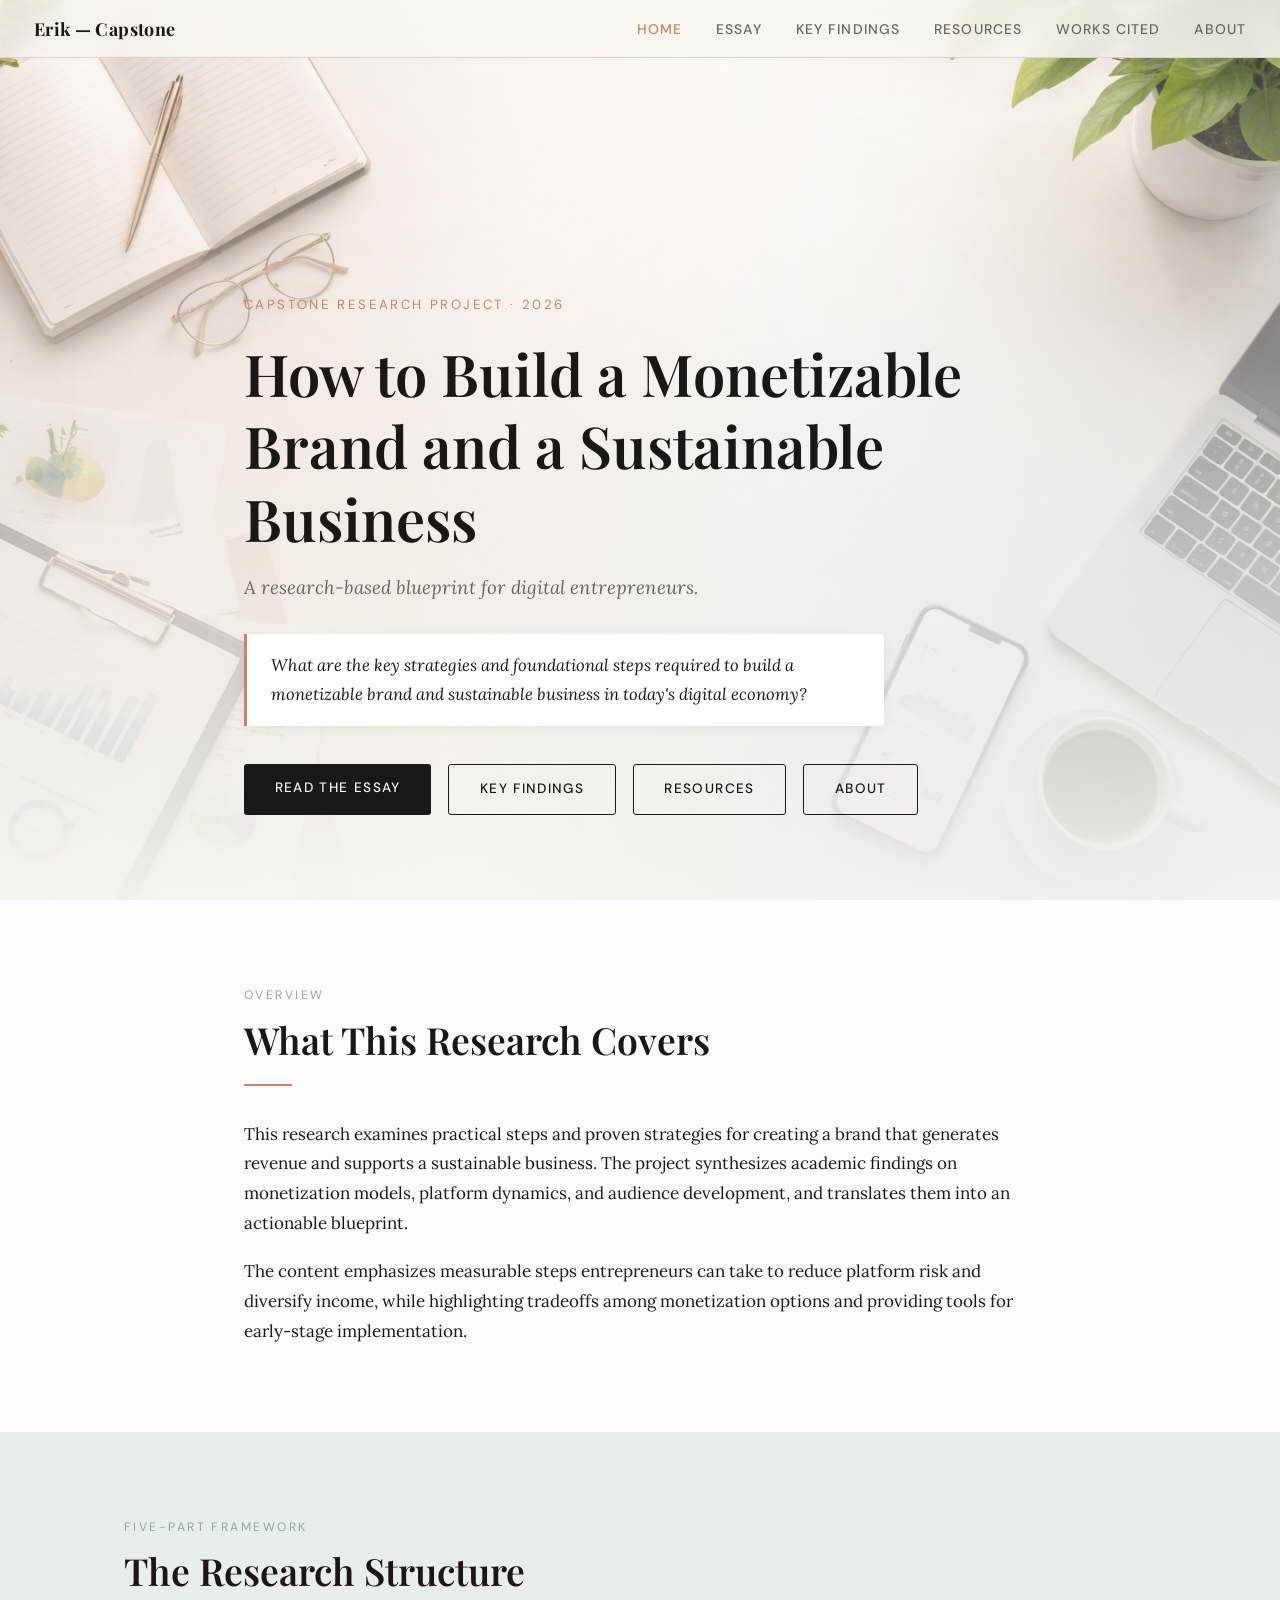
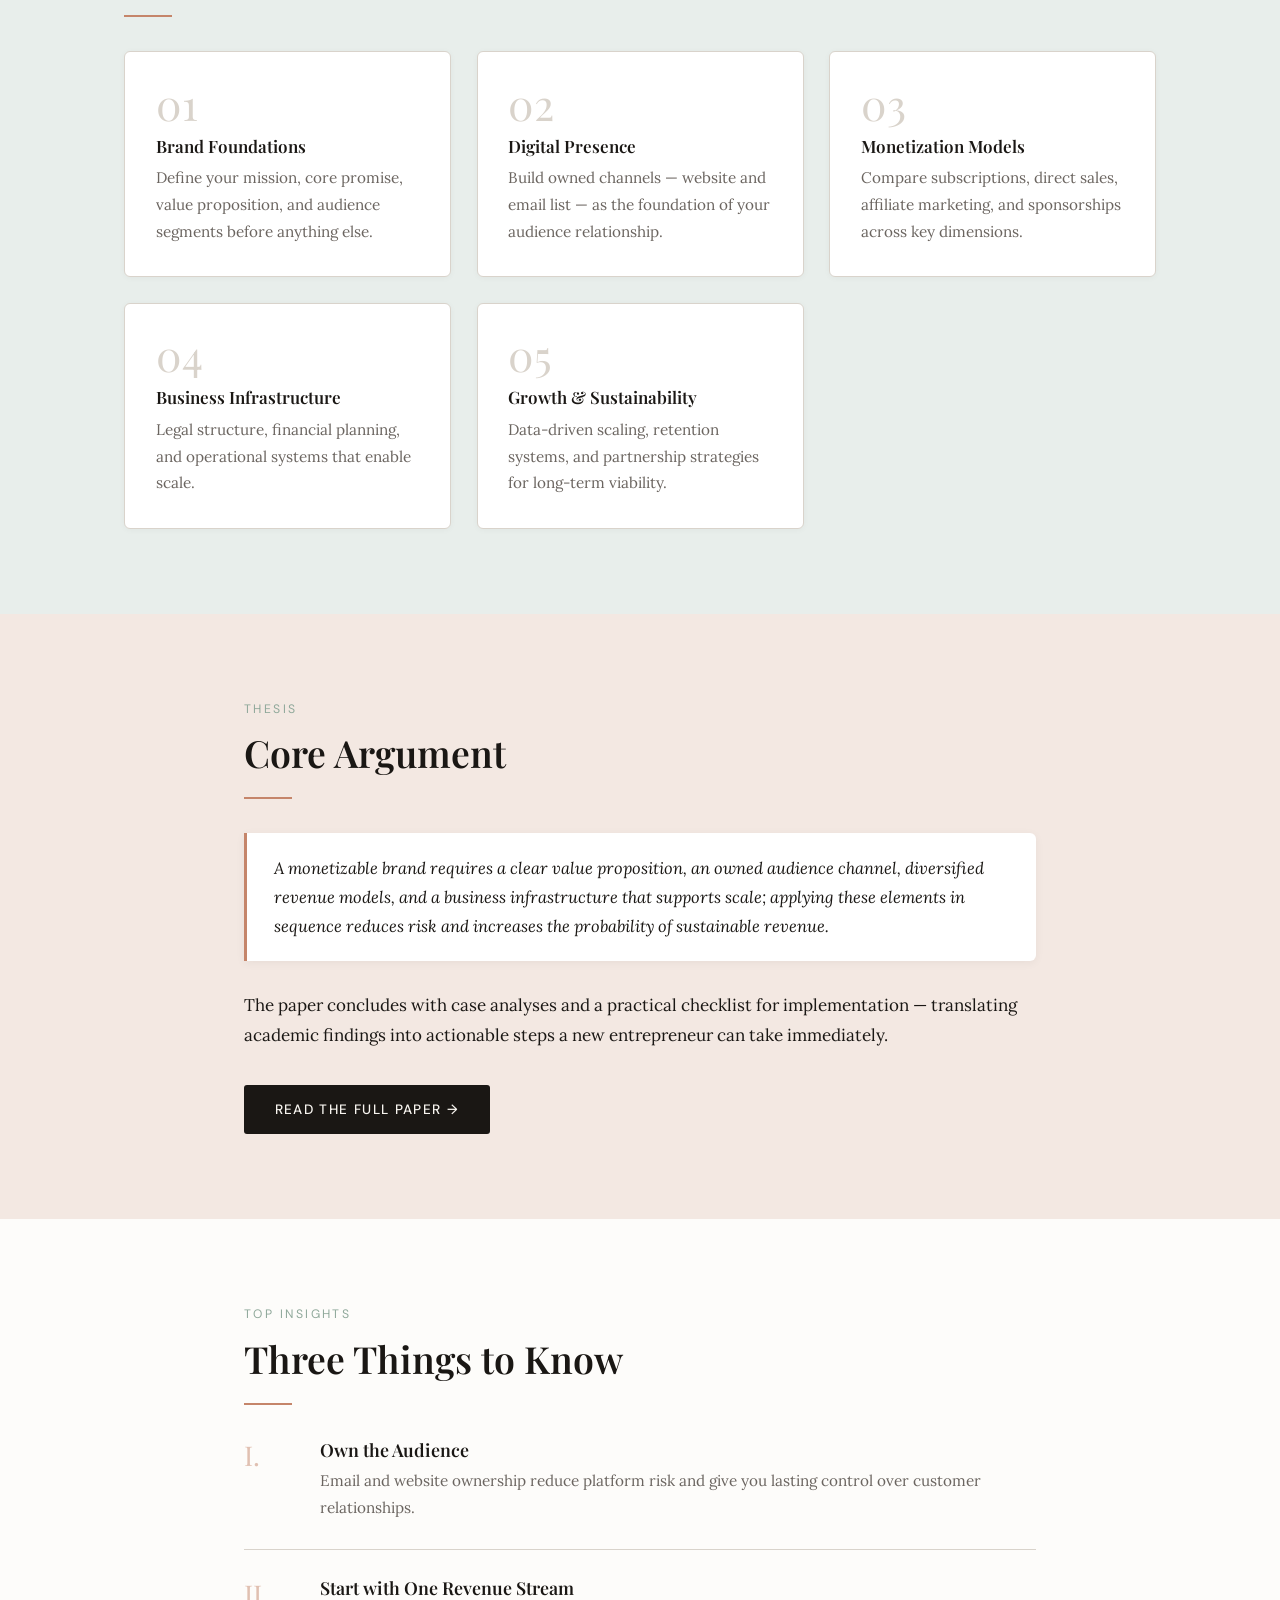
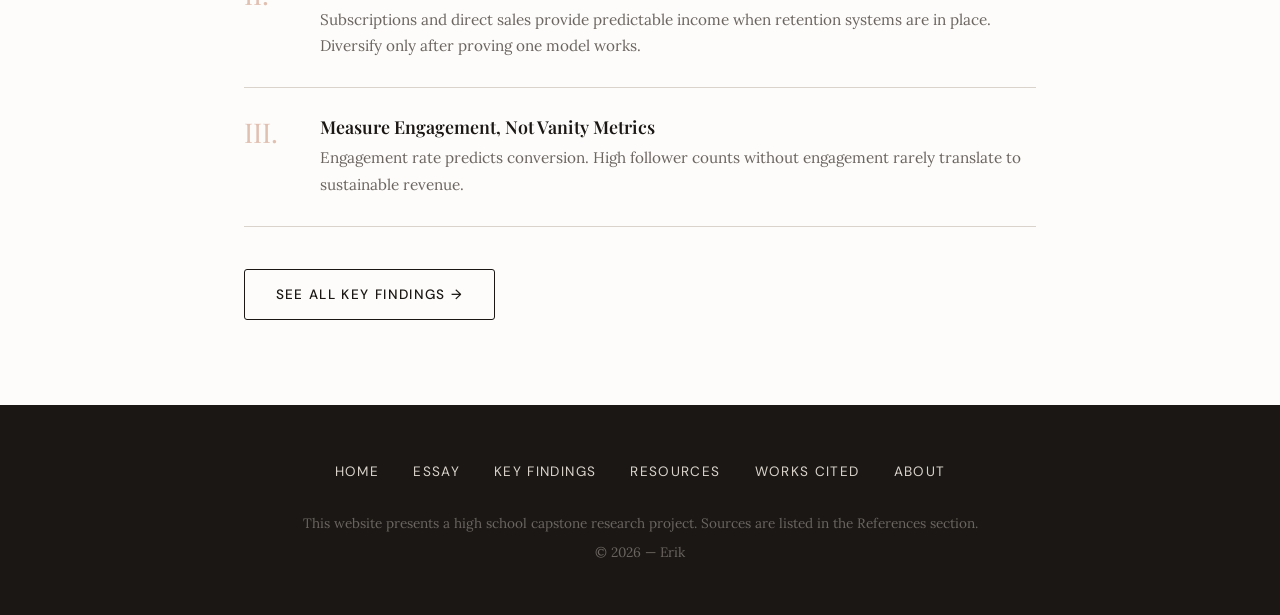
<file: index.html>
<!DOCTYPE html>
<html lang="en">
<head>
  <meta charset="UTF-8" />
  <meta name="viewport" content="width=device-width, initial-scale=1.0" />
  <title>How to Build a Monetizable Brand — Erik</title>
  <link rel="stylesheet" href="css/style.css" />
</head>
<body>

  <!-- ── Navigation ── -->
  <nav>
    <a class="nav-brand" href="index.html">Erik — Capstone</a>
    <ul class="nav-links">
      <li><a href="index.html" class="active">Home</a></li>
      <li><a href="pages/essay.html">Essay</a></li>
      <li><a href="pages/findings.html">Key Findings</a></li>
      <li><a href="pages/resources.html">Resources</a></li>
      <li><a href="pages/works-cited.html">Works Cited</a></li>
      <li><a href="pages/about.html">About</a></li>
    </ul>
  </nav>

  <!-- ── Hero ── -->
  <section class="hero">
    <div class="hero-bg"></div>


    <div class="hero-content">
      <p class="hero-eyebrow">Capstone Research Project · 2026</p>
      <h1 class="hero-title">How to Build a Monetizable Brand and a Sustainable Business</h1>
      <p class="hero-subtitle">A research-based blueprint for digital entrepreneurs.</p>

      <div class="hero-question">
        <p>What are the key strategies and foundational steps required to build a monetizable brand and sustainable business in today's digital economy?</p>
      </div>

      <div class="hero-cta">
        <a href="pages/essay.html" class="btn btn-primary">Read the Essay</a>
        <a href="pages/findings.html" class="btn btn-outline">Key Findings</a>
        <a href="pages/resources.html" class="btn btn-outline">Resources</a>
        <a href="pages/about.html" class="btn btn-outline">About</a>
      </div>
    </div>
  </section>

  <!-- ── Overview ── -->
  <div class="full-panel panel-white">
    <div class="section scroll-fade">
      <span class="section-label">Overview</span>
      <h2>What This Research Covers</h2>
      <div class="divider"></div>
      <p>This research examines practical steps and proven strategies for creating a brand that generates revenue and supports a sustainable business. The project synthesizes academic findings on monetization models, platform dynamics, and audience development, and translates them into an actionable blueprint.</p>
      <p>The content emphasizes measurable steps entrepreneurs can take to reduce platform risk and diversify income, while highlighting tradeoffs among monetization options and providing tools for early-stage implementation.</p>
    </div>
  </div>

  <!-- ── Framework Cards ── -->
  <div class="full-panel panel-sage">
    <div class="section-wide scroll-fade">
      <span class="section-label">Five-Part Framework</span>
      <h2>The Research Structure</h2>
      <div class="divider"></div>

      <div class="card-grid">
        <div class="card scroll-fade">
          <div class="card-num">01</div>
          <h3>Brand Foundations</h3>
          <p>Define your mission, core promise, value proposition, and audience segments before anything else.</p>
        </div>
        <div class="card scroll-fade">
          <div class="card-num">02</div>
          <h3>Digital Presence</h3>
          <p>Build owned channels — website and email list — as the foundation of your audience relationship.</p>
        </div>
        <div class="card scroll-fade">
          <div class="card-num">03</div>
          <h3>Monetization Models</h3>
          <p>Compare subscriptions, direct sales, affiliate marketing, and sponsorships across key dimensions.</p>
        </div>
        <div class="card scroll-fade">
          <div class="card-num">04</div>
          <h3>Business Infrastructure</h3>
          <p>Legal structure, financial planning, and operational systems that enable scale.</p>
        </div>
        <div class="card scroll-fade">
          <div class="card-num">05</div>
          <h3>Growth &amp; Sustainability</h3>
          <p>Data-driven scaling, retention systems, and partnership strategies for long-term viability.</p>
        </div>
      </div>
    </div>
  </div>

  <!-- ── Key Thesis ── -->
  <div class="full-panel panel-clay">
    <div class="section scroll-fade">
      <span class="section-label">Thesis</span>
      <h2>Core Argument</h2>
      <div class="divider"></div>
      <div class="thesis-box">
        <p>A monetizable brand requires a clear value proposition, an owned audience channel, diversified revenue models, and a business infrastructure that supports scale; applying these elements in sequence reduces risk and increases the probability of sustainable revenue.</p>
      </div>
      <p style="margin-top:1.5rem;">The paper concludes with case analyses and a practical checklist for implementation — translating academic findings into actionable steps a new entrepreneur can take immediately.</p>
      <div style="margin-top:2rem;">
        <a href="pages/essay.html" class="btn btn-primary">Read the Full Paper →</a>
      </div>
    </div>
  </div>

  <!-- ── Quick Findings Teaser ── -->
  <div class="full-panel panel-white">
    <div class="section scroll-fade">
      <span class="section-label">Top Insights</span>
      <h2>Three Things to Know</h2>
      <div class="divider"></div>

      <div class="step" style="padding-top:0;">
        <div class="step-num">I.</div>
        <div class="step-body scroll-fade">
          <h3>Own the Audience</h3>
          <p>Email and website ownership reduce platform risk and give you lasting control over customer relationships.</p>
        </div>
      </div>

      <div class="step">
        <div class="step-num">II.</div>
        <div class="step-body scroll-fade">
          <h3>Start with One Revenue Stream</h3>
          <p>Subscriptions and direct sales provide predictable income when retention systems are in place. Diversify only after proving one model works.</p>
        </div>
      </div>

      <div class="step">
        <div class="step-num">III.</div>
        <div class="step-body scroll-fade">
          <h3>Measure Engagement, Not Vanity Metrics</h3>
          <p>Engagement rate predicts conversion. High follower counts without engagement rarely translate to sustainable revenue.</p>
        </div>
      </div>

      <div style="margin-top:2.5rem;">
        <a href="pages/findings.html" class="btn btn-outline">See All Key Findings →</a>
      </div>
    </div>
  </div>

  <!-- ── Footer ── -->
  <footer>
    <ul class="footer-nav">
      <li><a href="index.html">Home</a></li>
      <li><a href="pages/essay.html">Essay</a></li>
      <li><a href="pages/findings.html">Key Findings</a></li>
      <li><a href="pages/resources.html">Resources</a></li>
      <li><a href="pages/works-cited.html">Works Cited</a></li>
      <li><a href="pages/about.html">About</a></li>
    </ul>
    <p>This website presents a high school capstone research project. Sources are listed in the References section.</p>
    <p>© 2026 — Erik</p>
  </footer>

</body>
</html>
</file>
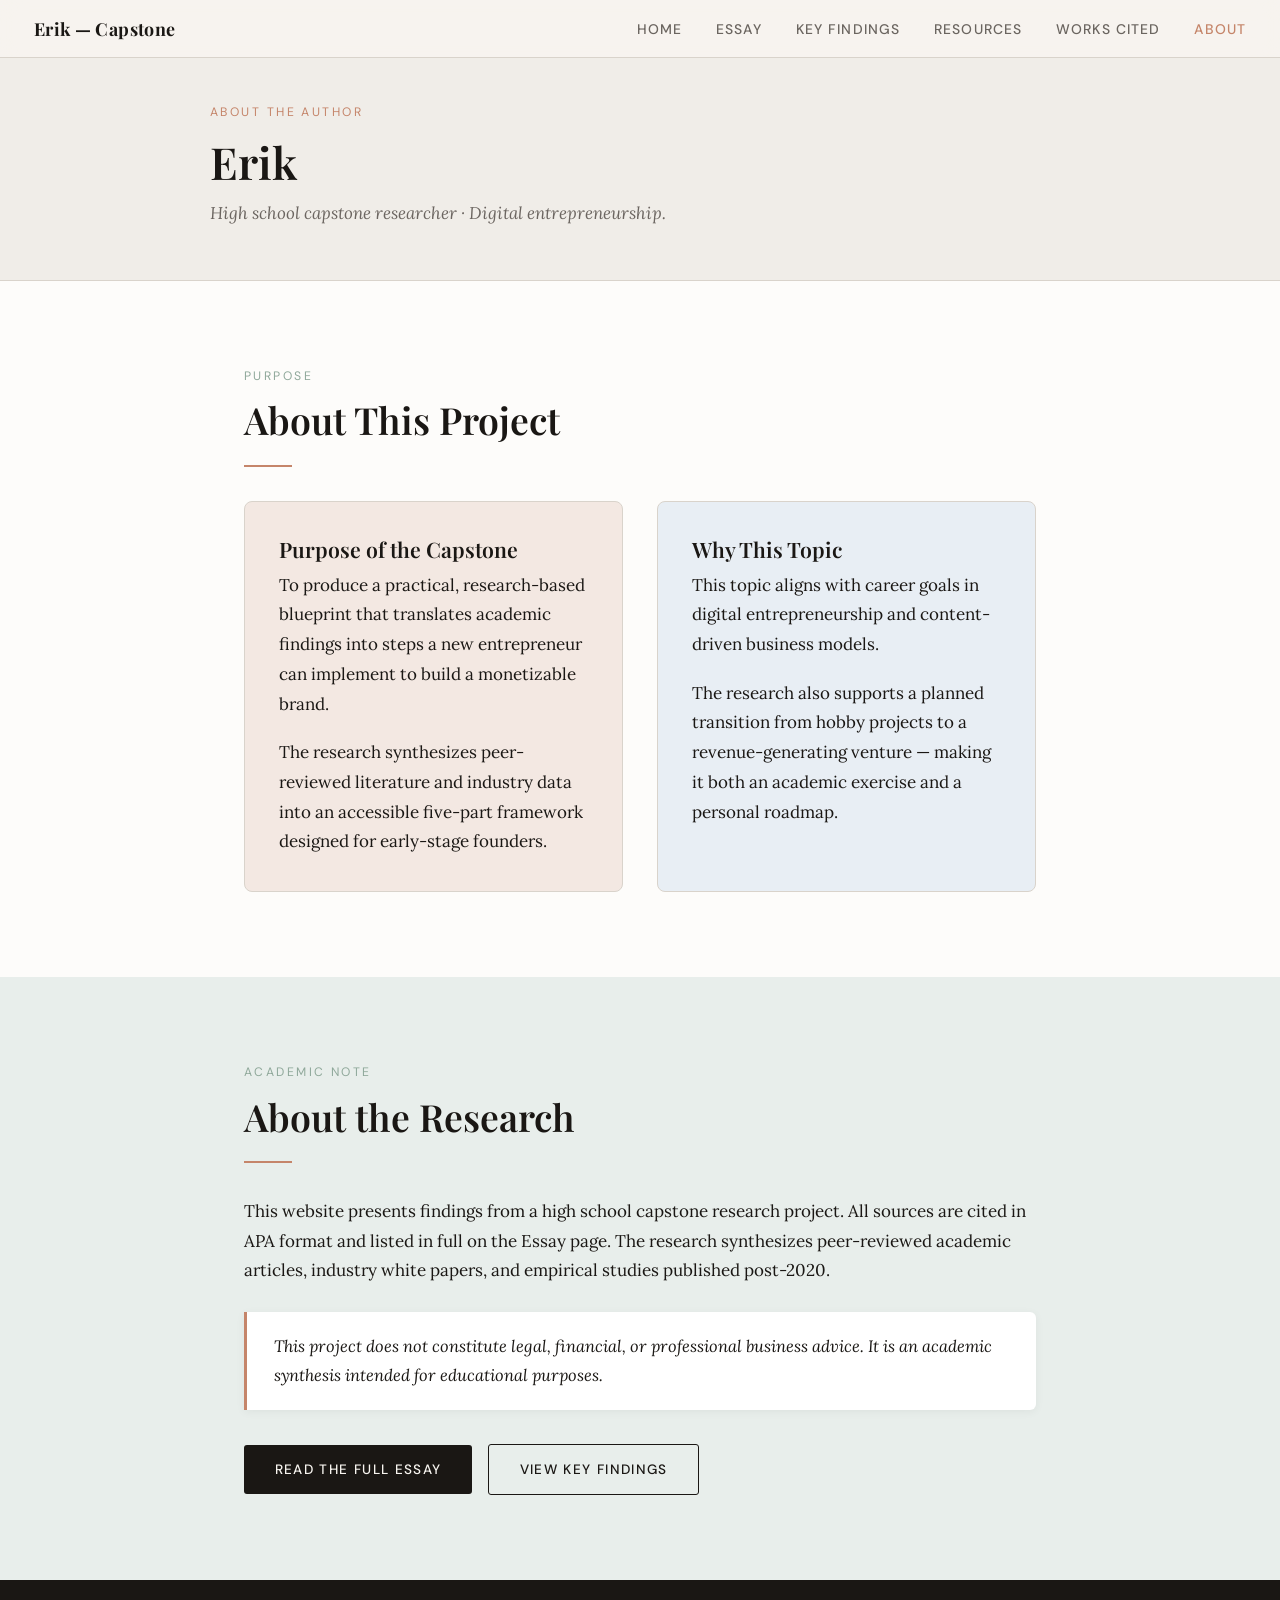
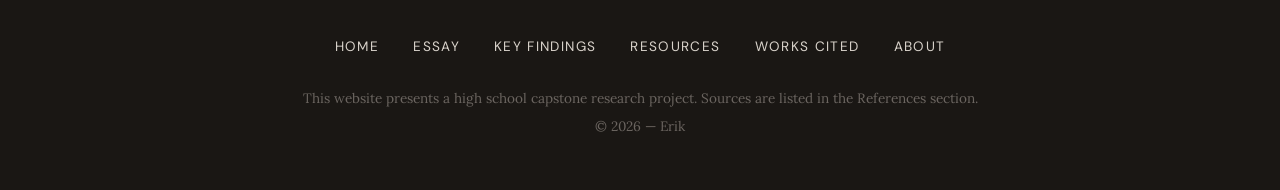
<file: pages/about.html>
<!DOCTYPE html>
<html lang="en">
<head>
  <meta charset="UTF-8" />
  <meta name="viewport" content="width=device-width, initial-scale=1.0" />
  <title>About — How to Build a Monetizable Brand</title>
  <link rel="stylesheet" href="../css/style.css" />
</head>
<body>

  <!-- ── Navigation ── -->
  <nav>
    <a class="nav-brand" href="../index.html">Erik — Capstone</a>
    <ul class="nav-links">
      <li><a href="../index.html">Home</a></li>
      <li><a href="essay.html">Essay</a></li>
      <li><a href="findings.html">Key Findings</a></li>
      <li><a href="resources.html">Resources</a></li>
      <li><a href="works-cited.html">Works Cited</a></li>
      <li><a href="about.html" class="active">About</a></li>
    </ul>
  </nav>

  <!-- ── Page Header ── -->
  <header class="page-header">
    <div class="inner">
      <span class="eyebrow">About the Author</span>
      <h1>Erik</h1>
      <p>High school capstone researcher · Digital entrepreneurship.</p>
    </div>
  </header>

  <!-- ── About Content ── -->
  <div class="full-panel panel-white">
    <div class="section">
      <span class="section-label">Purpose</span>
      <h2>About This Project</h2>
      <div class="divider"></div>

      <div class="about-grid">
        <div class="about-block panel-clay scroll-fade">
          <h3>Purpose of the Capstone</h3>
          <p>To produce a practical, research-based blueprint that translates academic findings into steps a new entrepreneur can implement to build a monetizable brand.</p>
          <p>The research synthesizes peer-reviewed literature and industry data into an accessible five-part framework designed for early-stage founders.</p>
        </div>
        <div class="about-block panel-blue scroll-fade">
          <h3>Why This Topic</h3>
          <p>This topic aligns with career goals in digital entrepreneurship and content-driven business models.</p>
          <p>The research also supports a planned transition from hobby projects to a revenue-generating venture — making it both an academic exercise and a personal roadmap.</p>
        </div>
      </div>
    </div>
  </div>

  <!-- ── Research Note ── -->
  <div class="full-panel panel-sage">
    <div class="section scroll-fade">
      <span class="section-label">Academic Note</span>
      <h2>About the Research</h2>
      <div class="divider"></div>

      <p>This website presents findings from a high school capstone research project. All sources are cited in APA format and listed in full on the Essay page. The research synthesizes peer-reviewed academic articles, industry white papers, and empirical studies published post-2020.</p>

      <div class="thesis-box" style="margin-top:1.5rem;">
        <p>This project does not constitute legal, financial, or professional business advice. It is an academic synthesis intended for educational purposes.</p>
      </div>

      <div style="margin-top:2rem;">
        <a href="essay.html" class="btn btn-primary">Read the Full Essay</a>
        &nbsp;&nbsp;
        <a href="findings.html" class="btn btn-outline">View Key Findings</a>
      </div>
    </div>
  </div>

  <!-- ── Footer ── -->
  <footer>
    <ul class="footer-nav">
      <li><a href="../index.html">Home</a></li>
      <li><a href="essay.html">Essay</a></li>
      <li><a href="findings.html">Key Findings</a></li>
      <li><a href="resources.html">Resources</a></li>
      <li><a href="works-cited.html">Works Cited</a></li>
      <li><a href="about.html">About</a></li>
    </ul>
    <p>This website presents a high school capstone research project. Sources are listed in the References section.</p>
    <p>© 2026 — Erik</p>
  </footer>

</body>
</html>
</file>
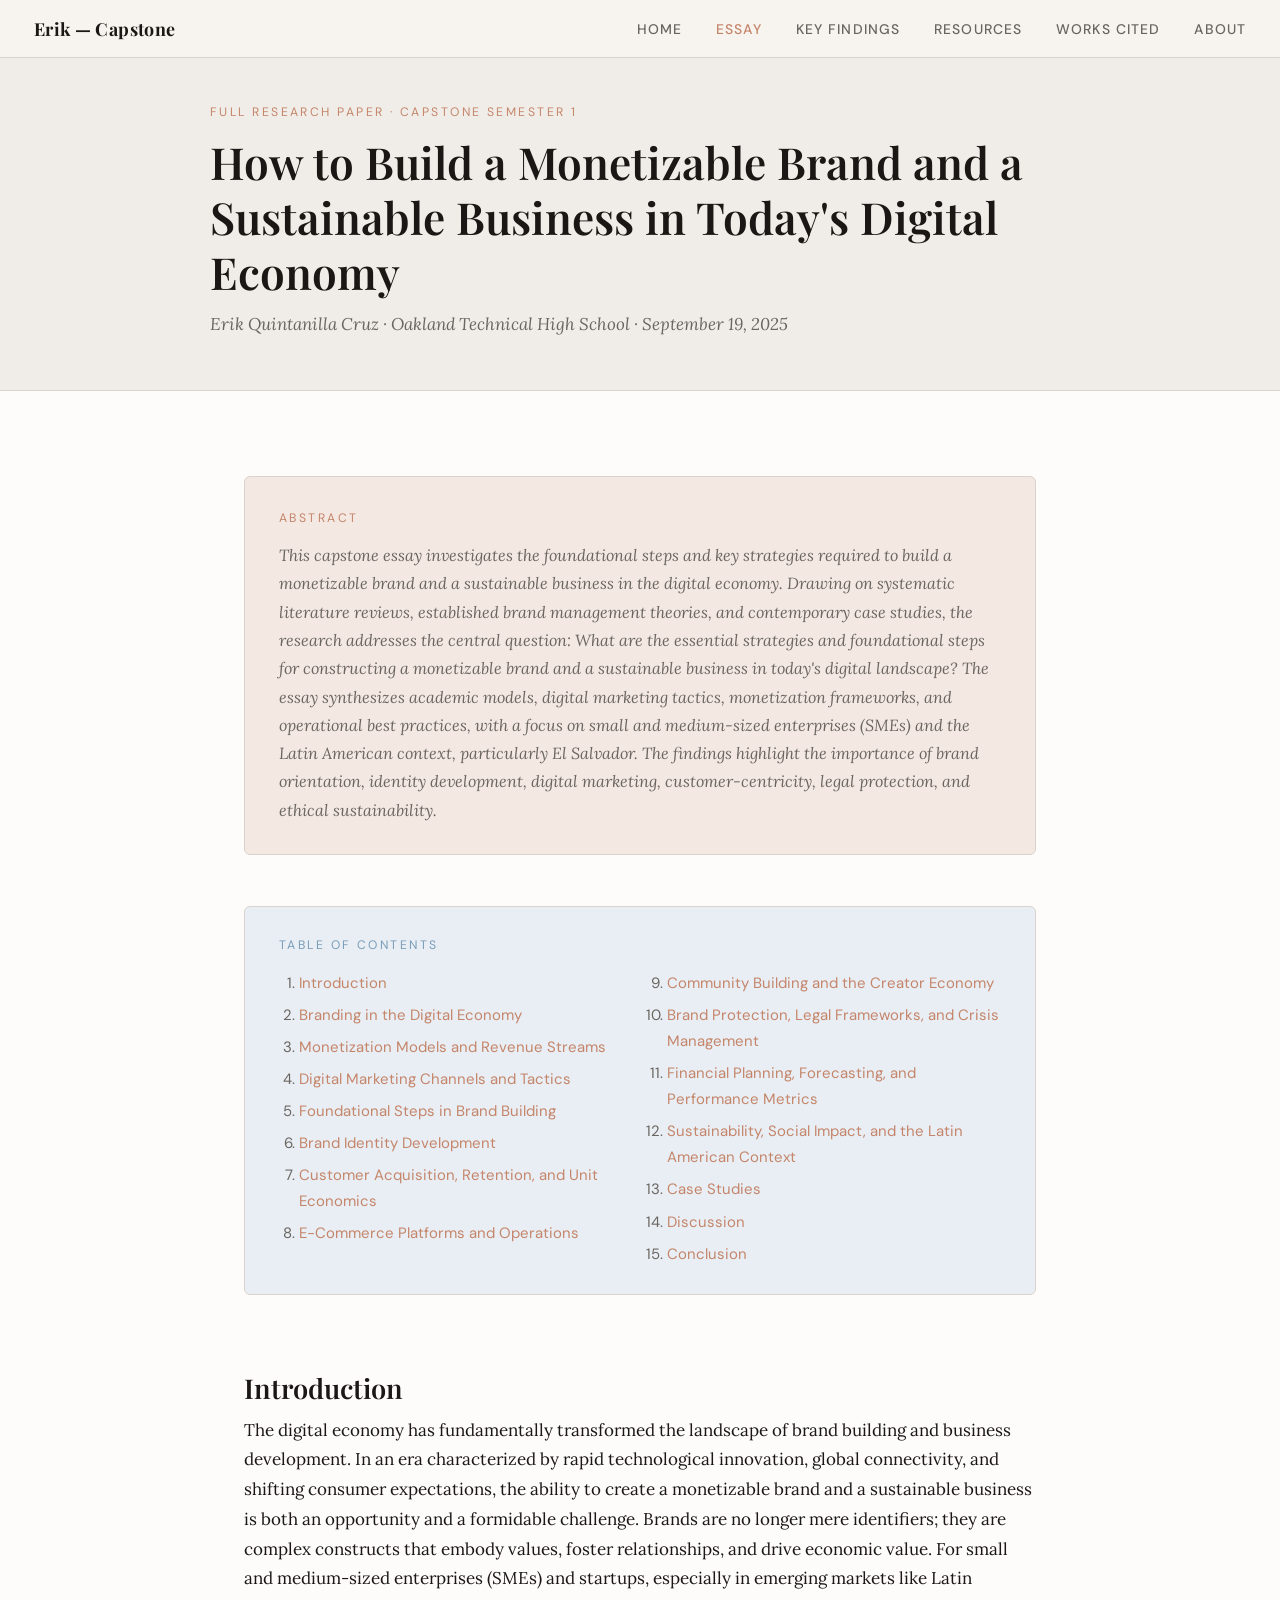
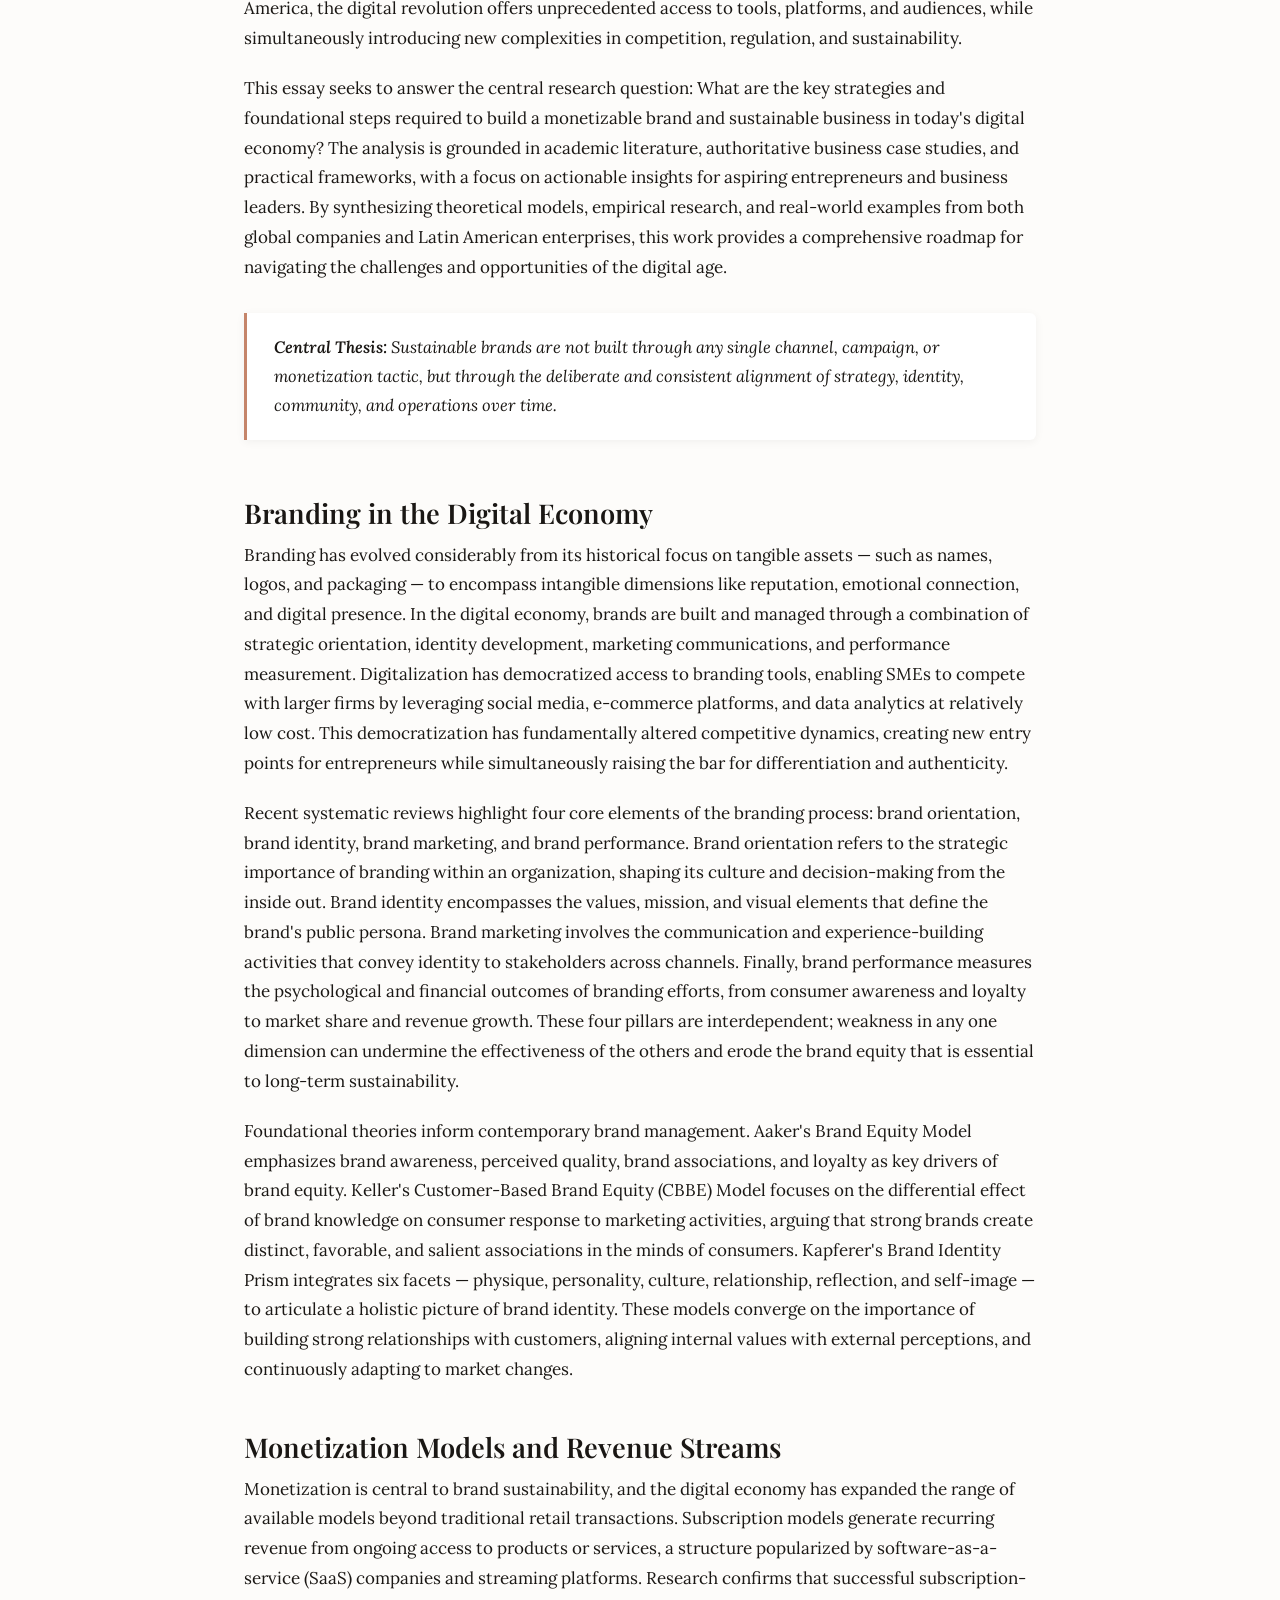
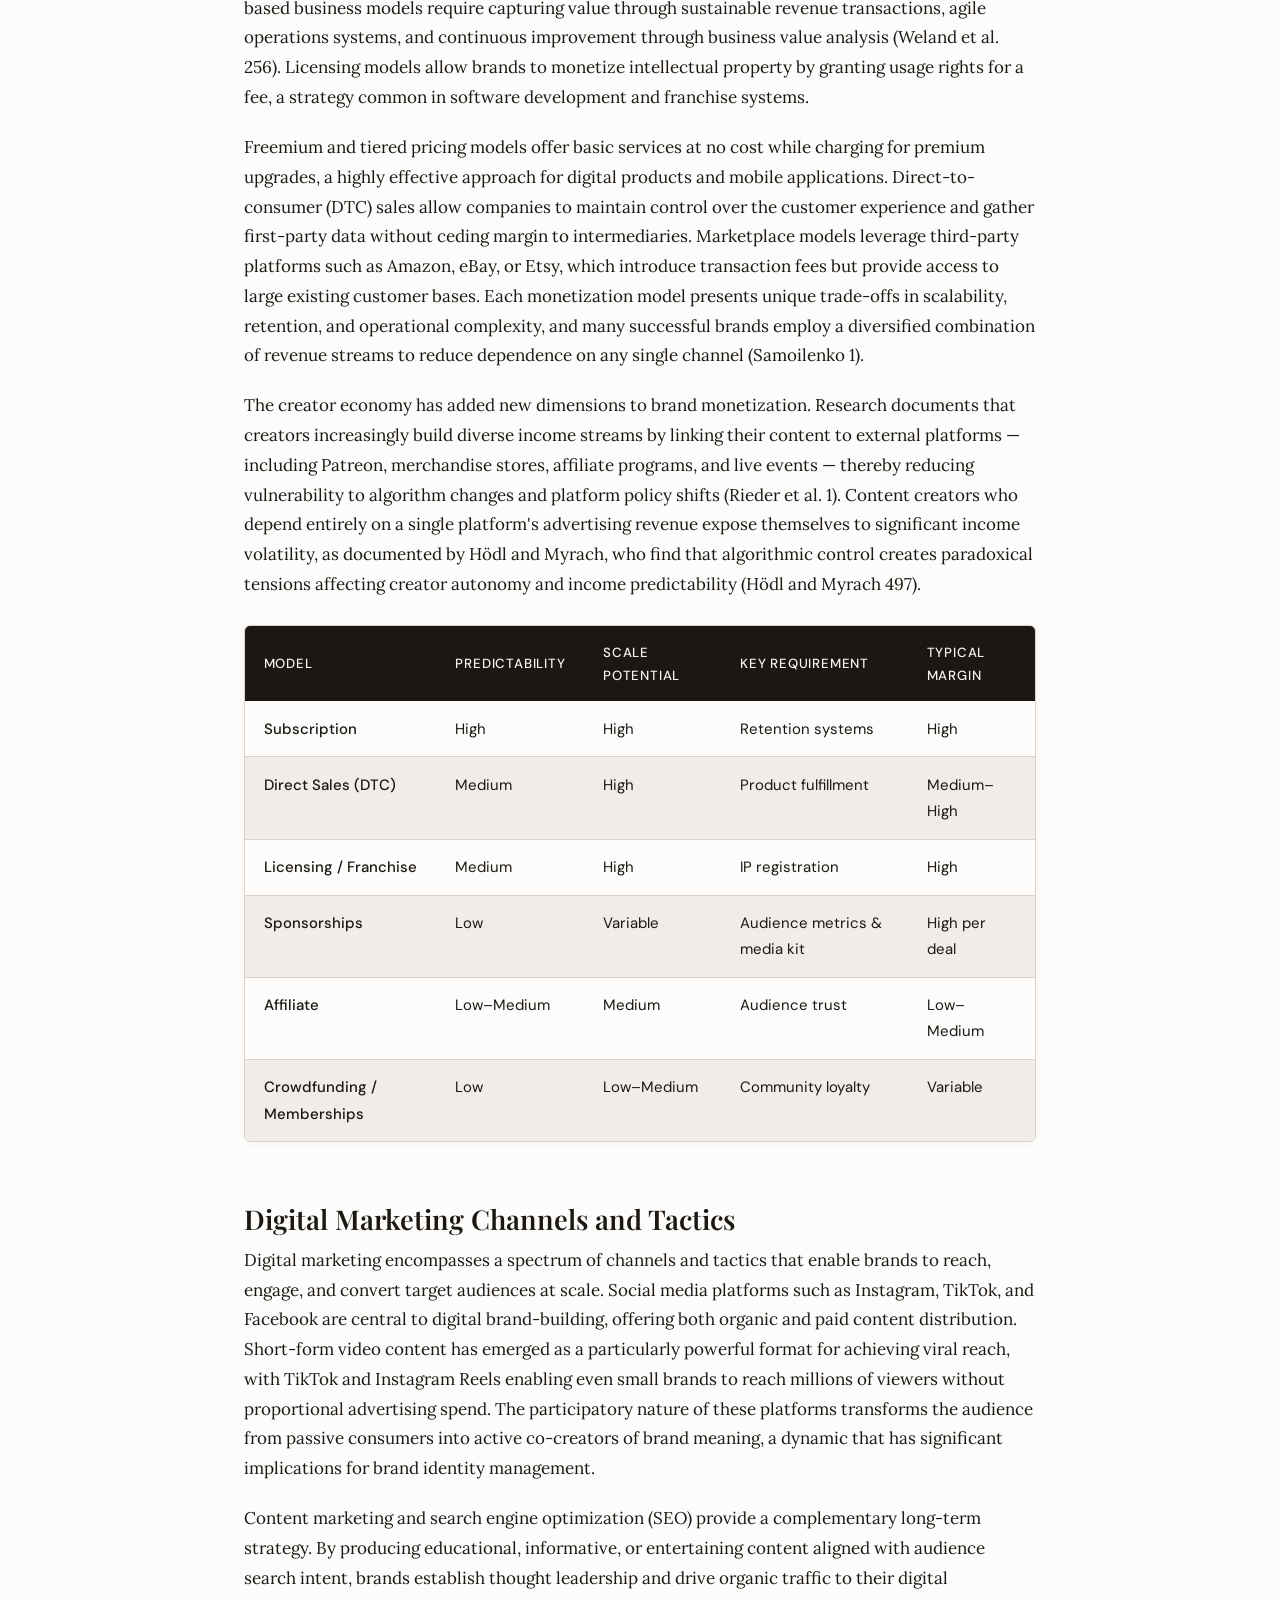
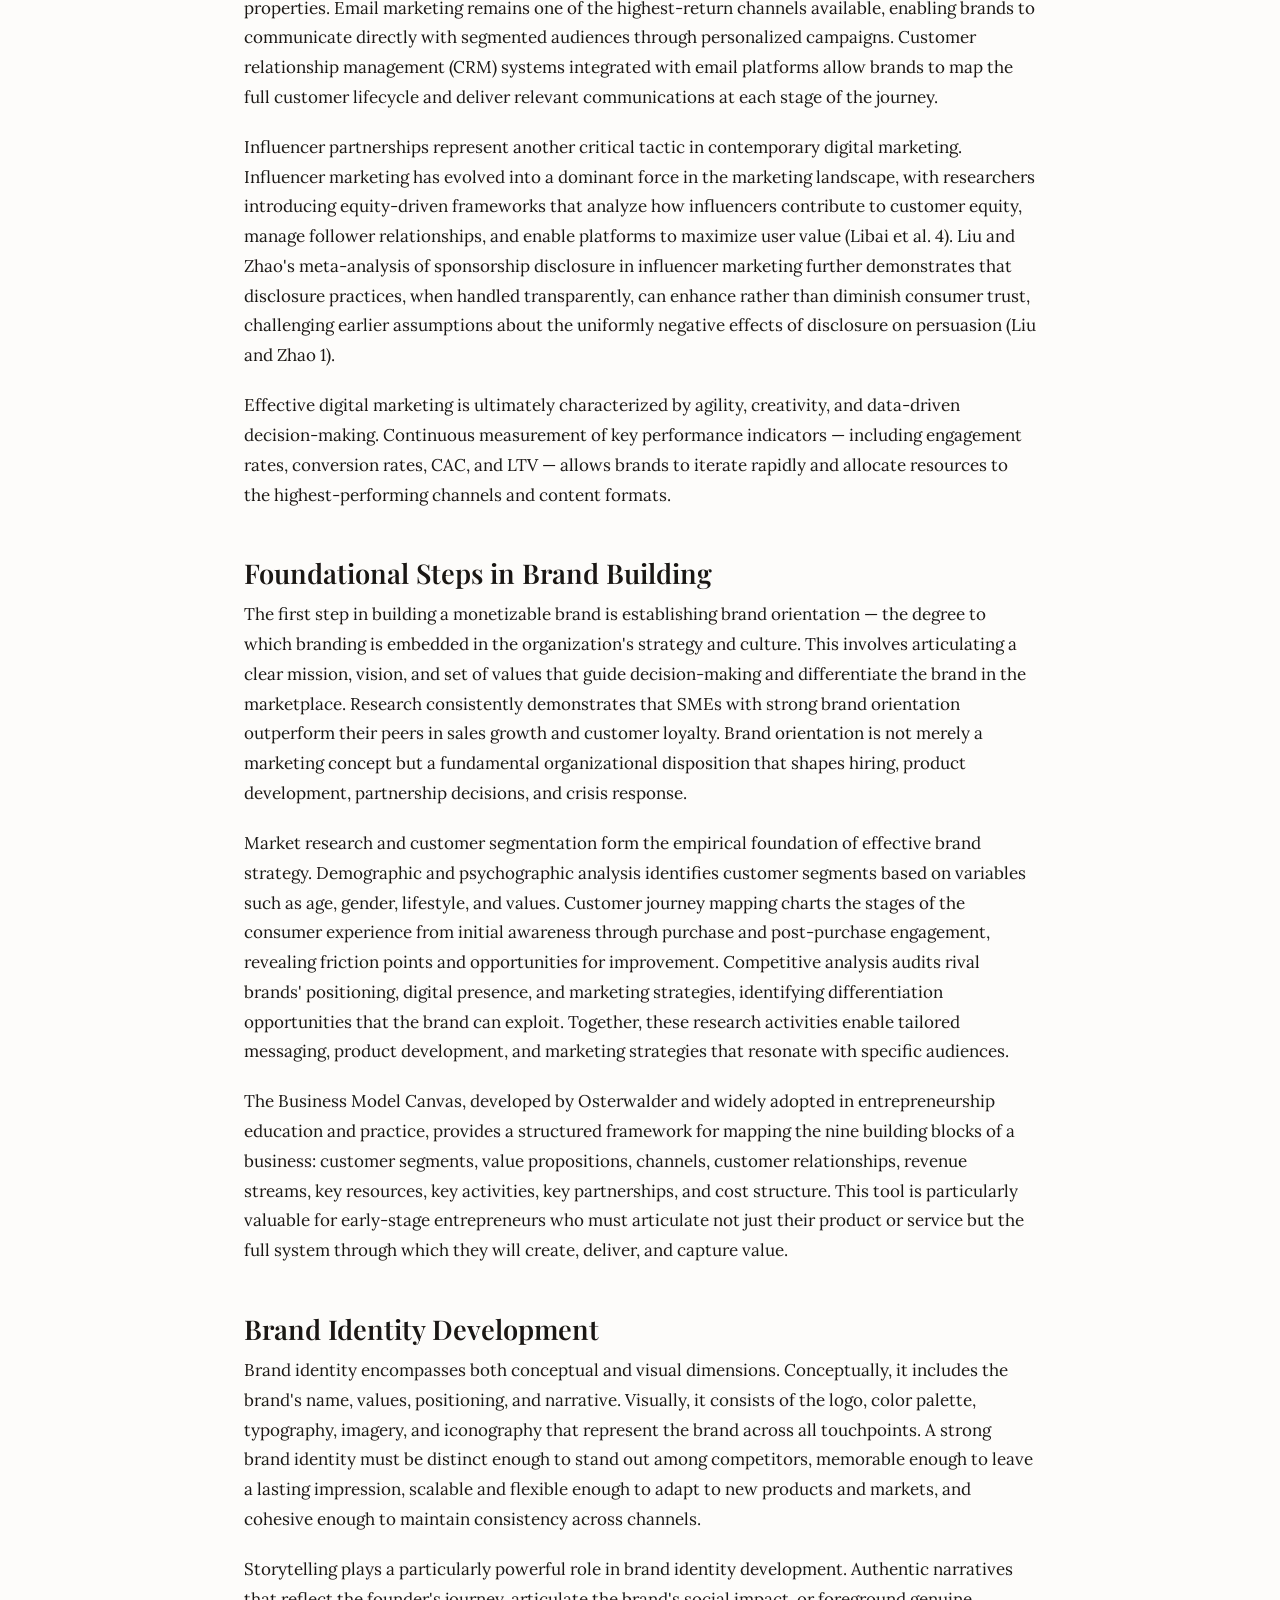
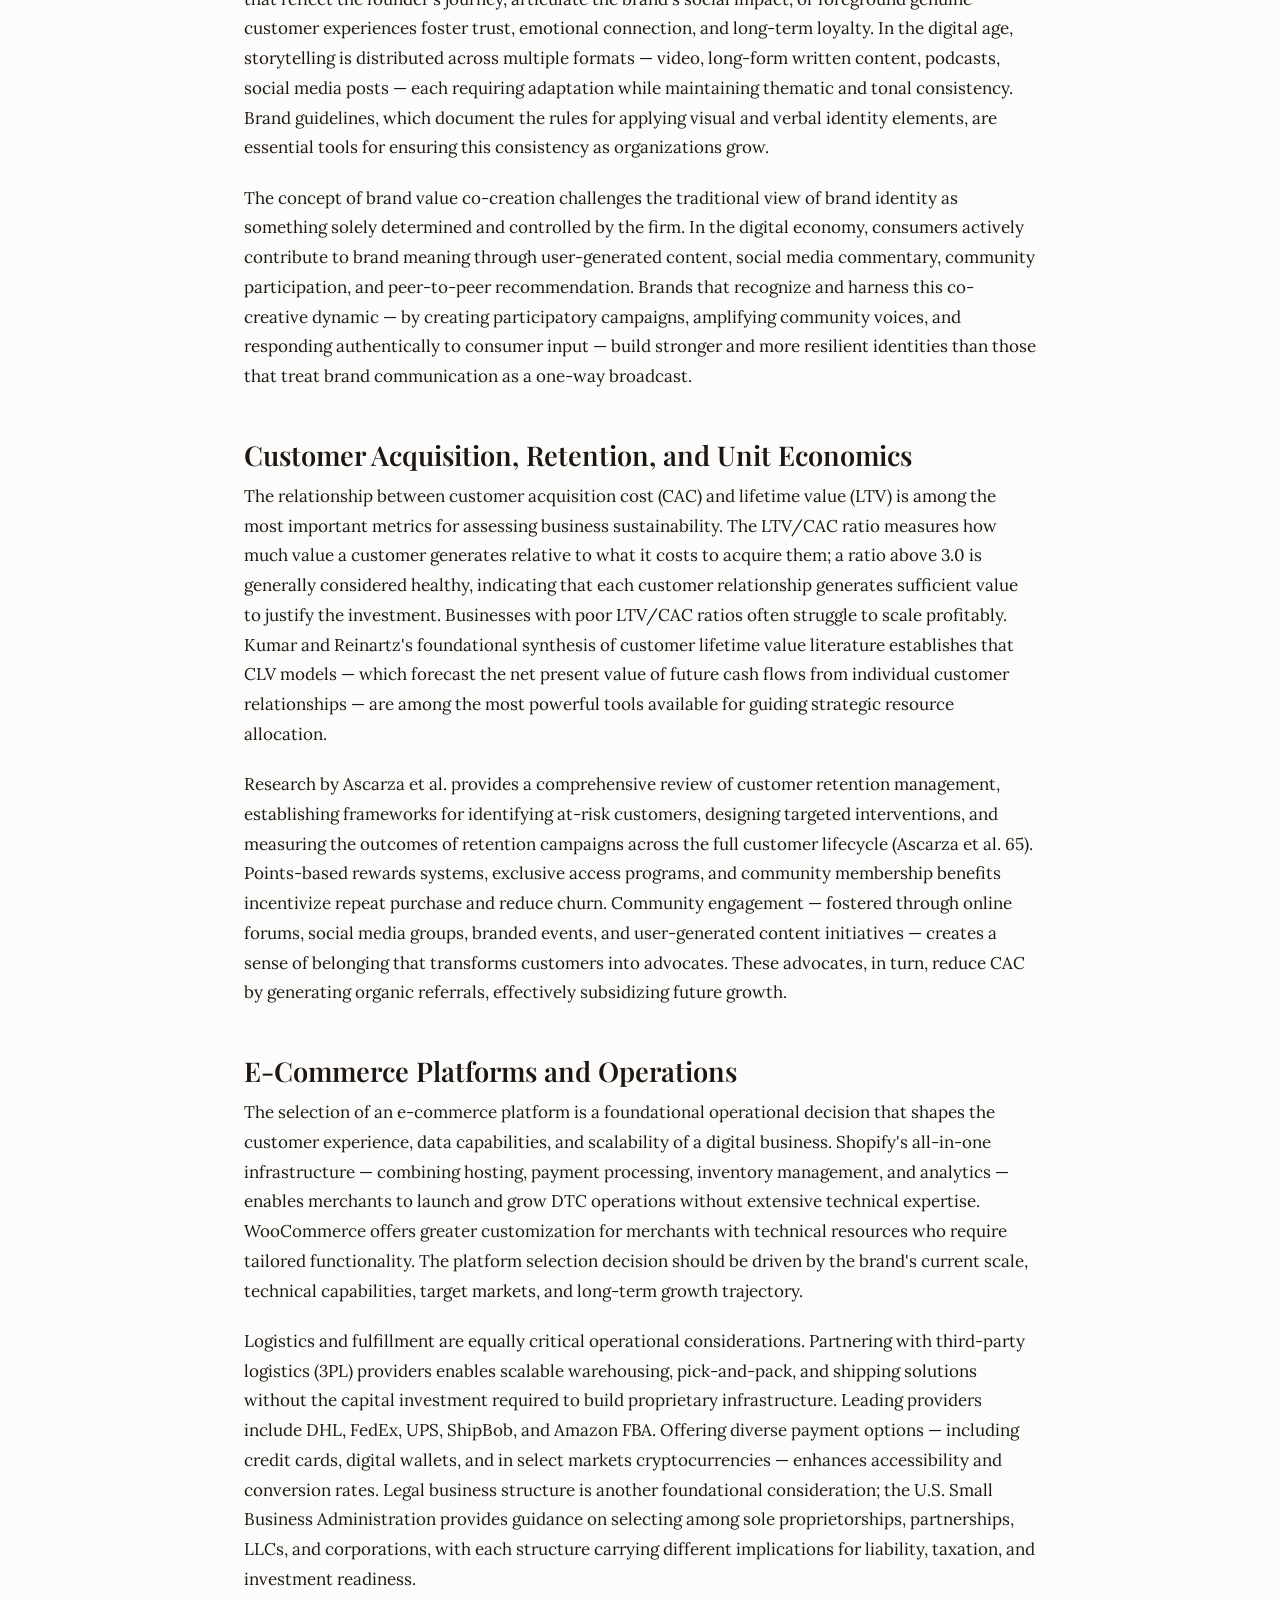
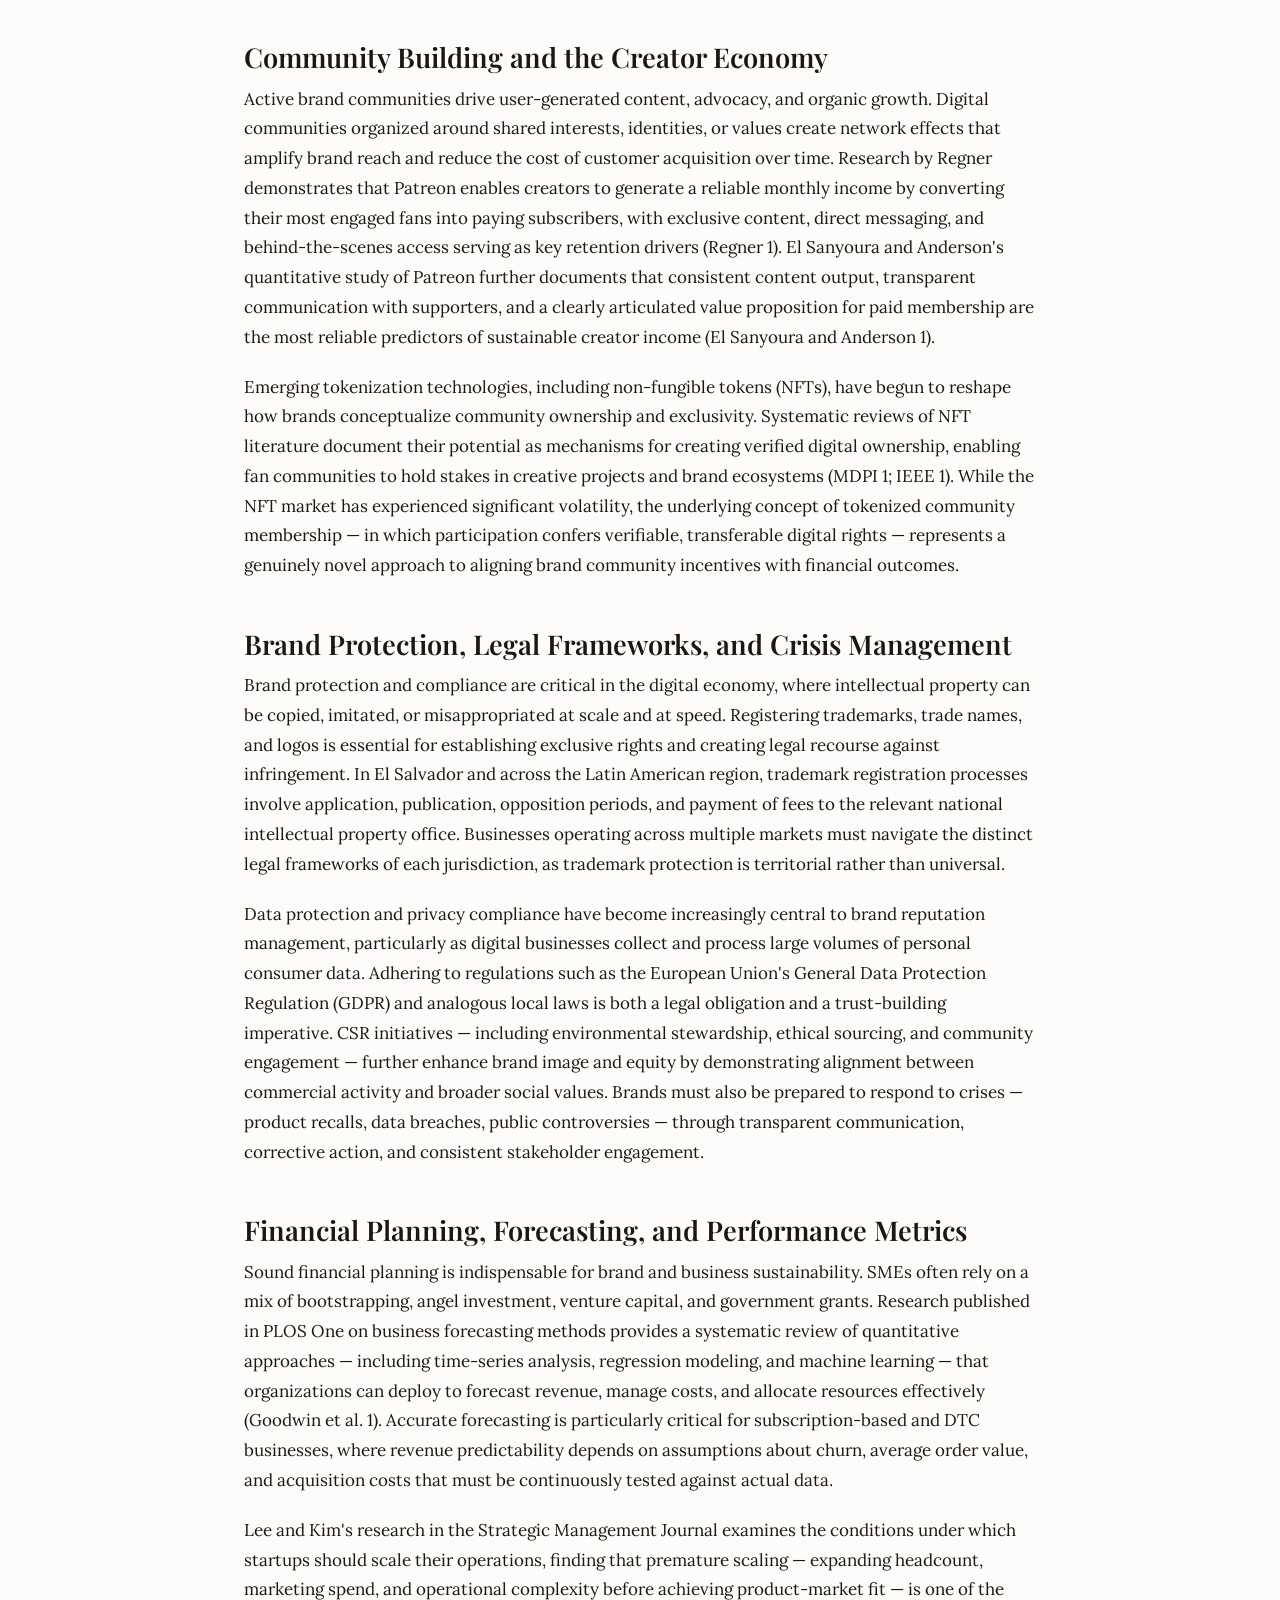
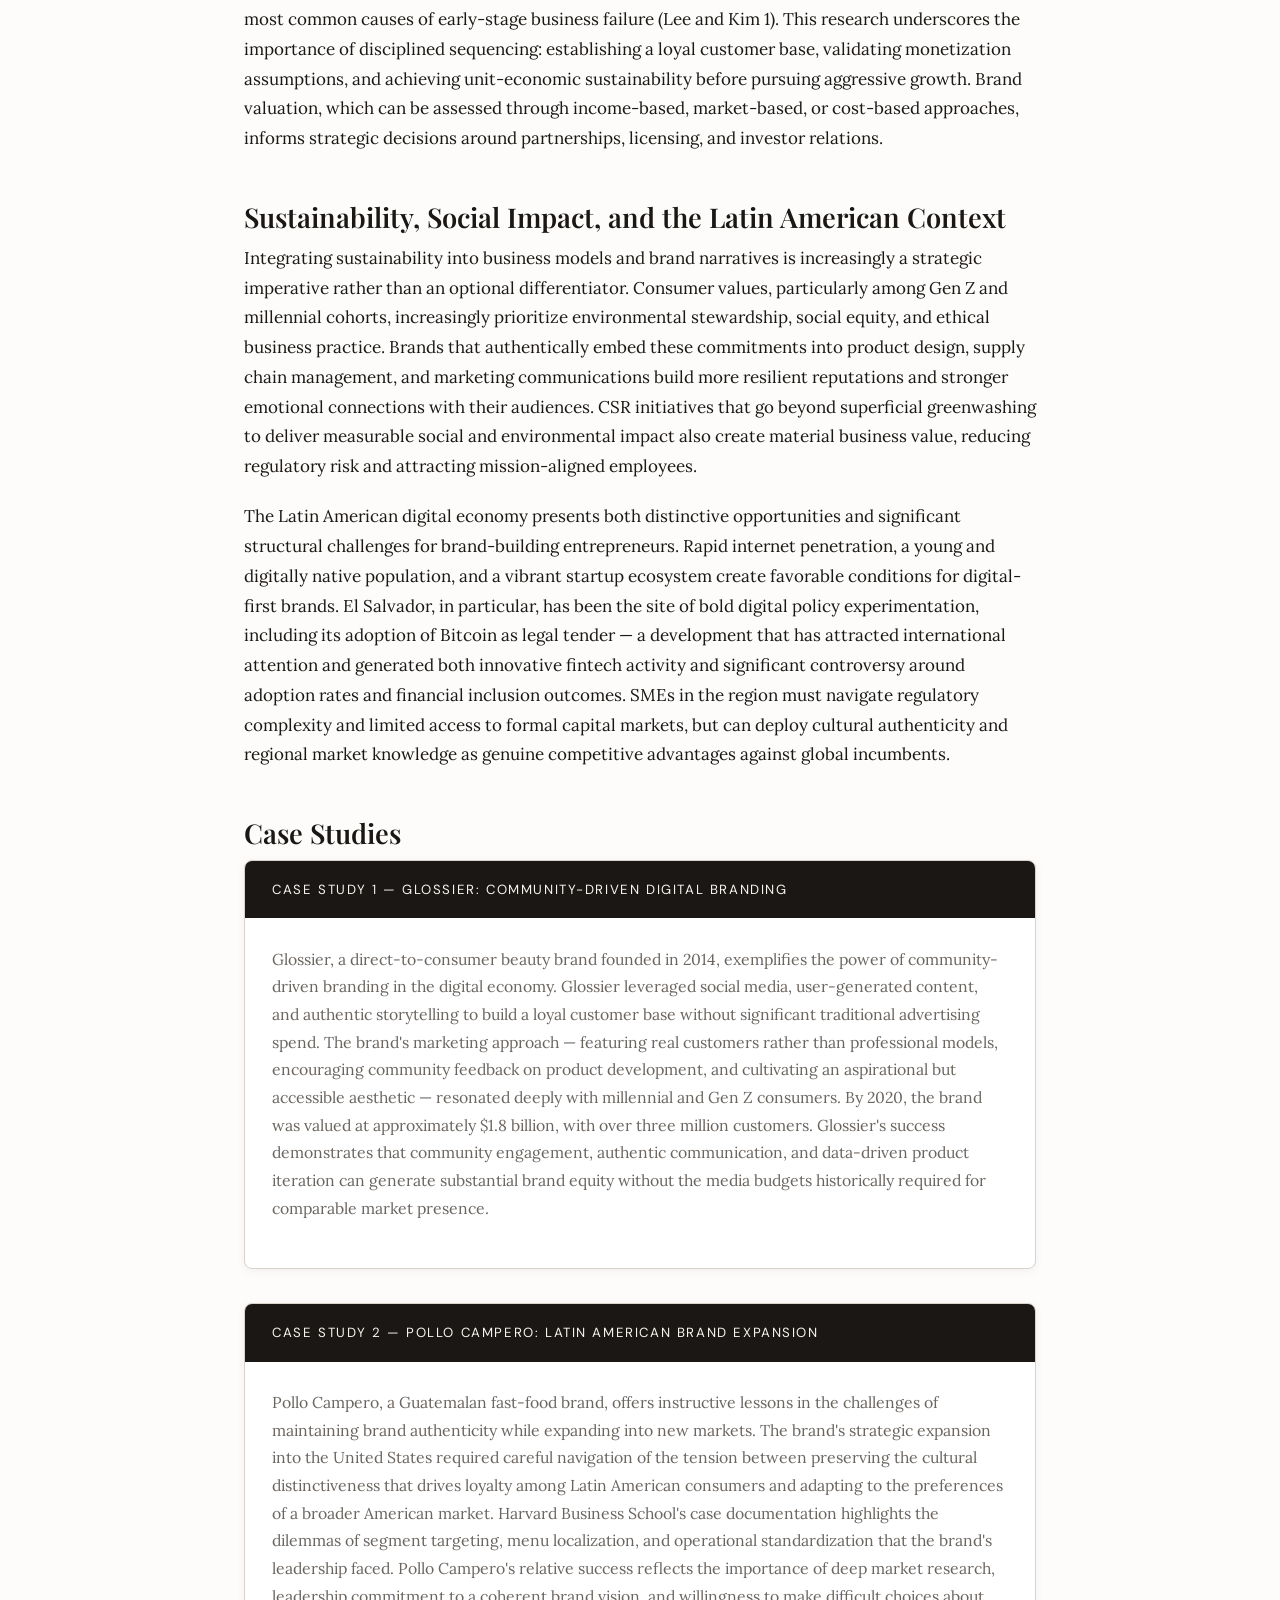
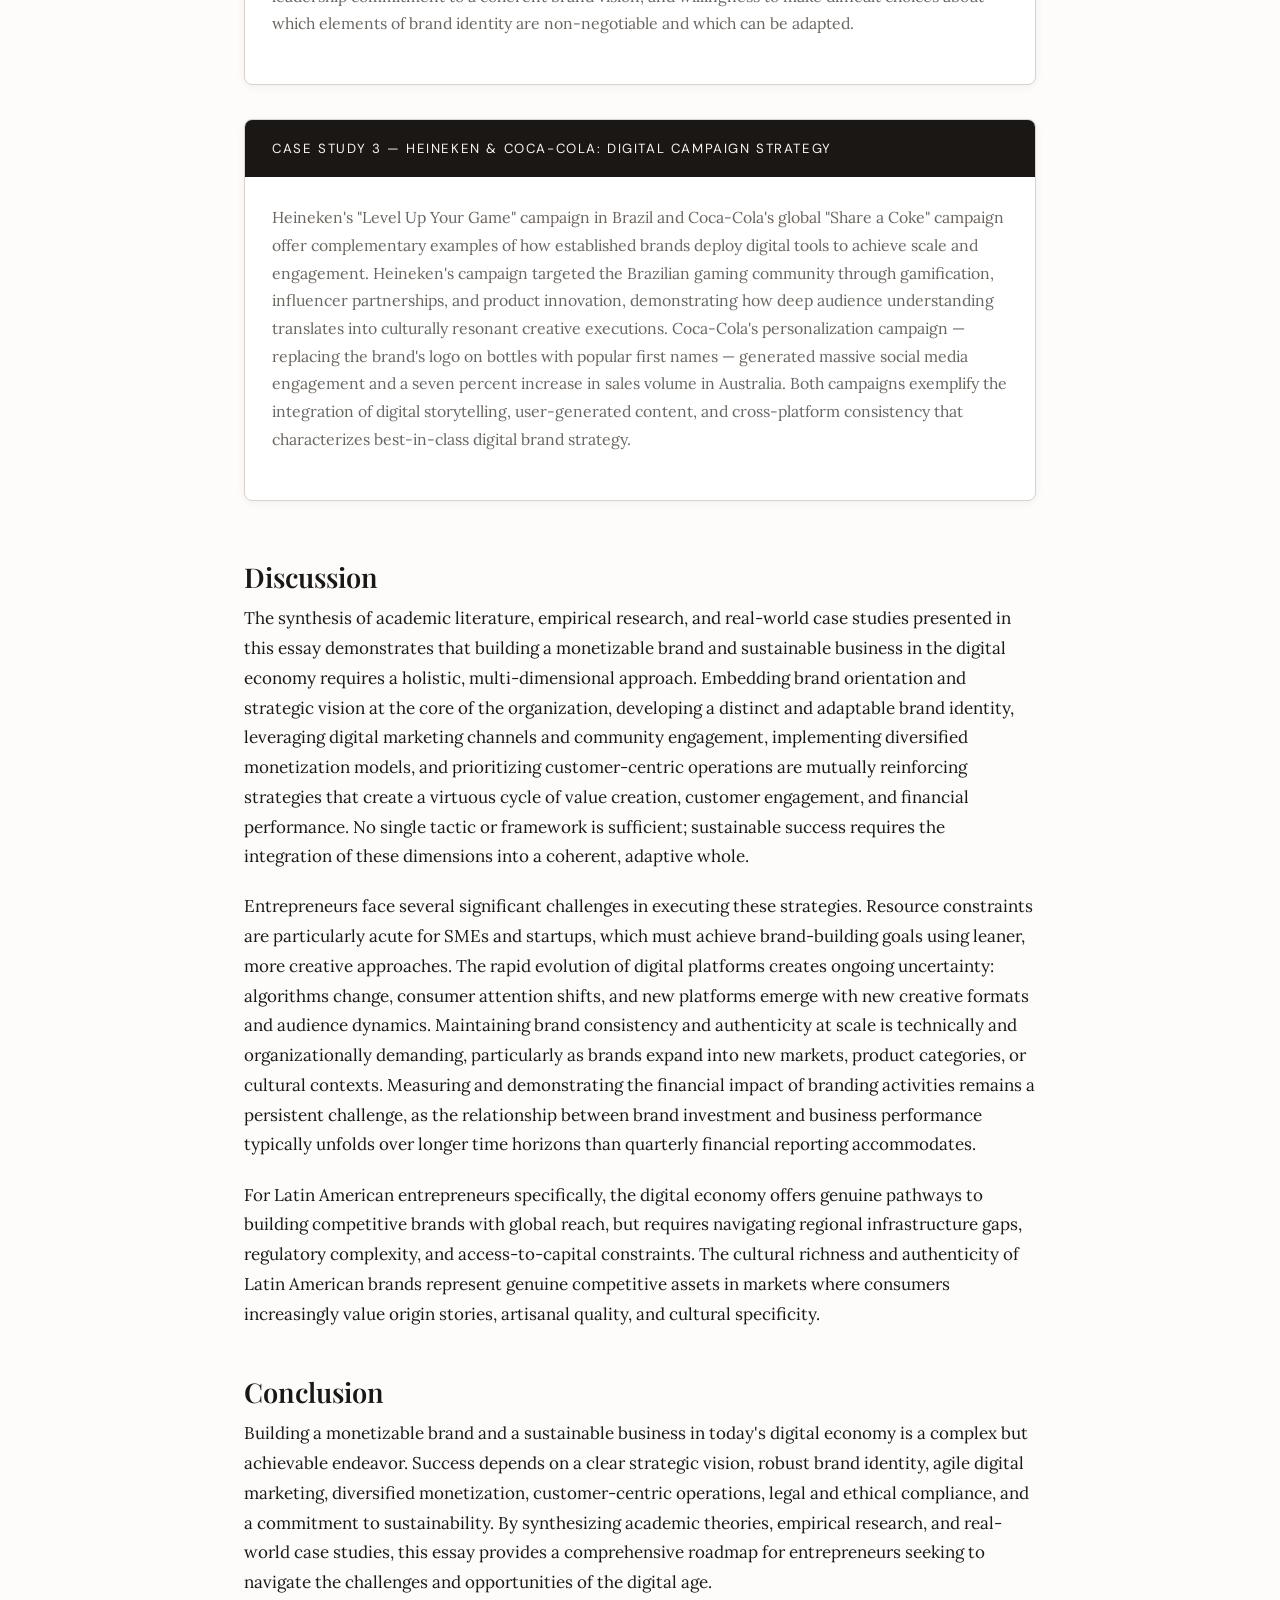
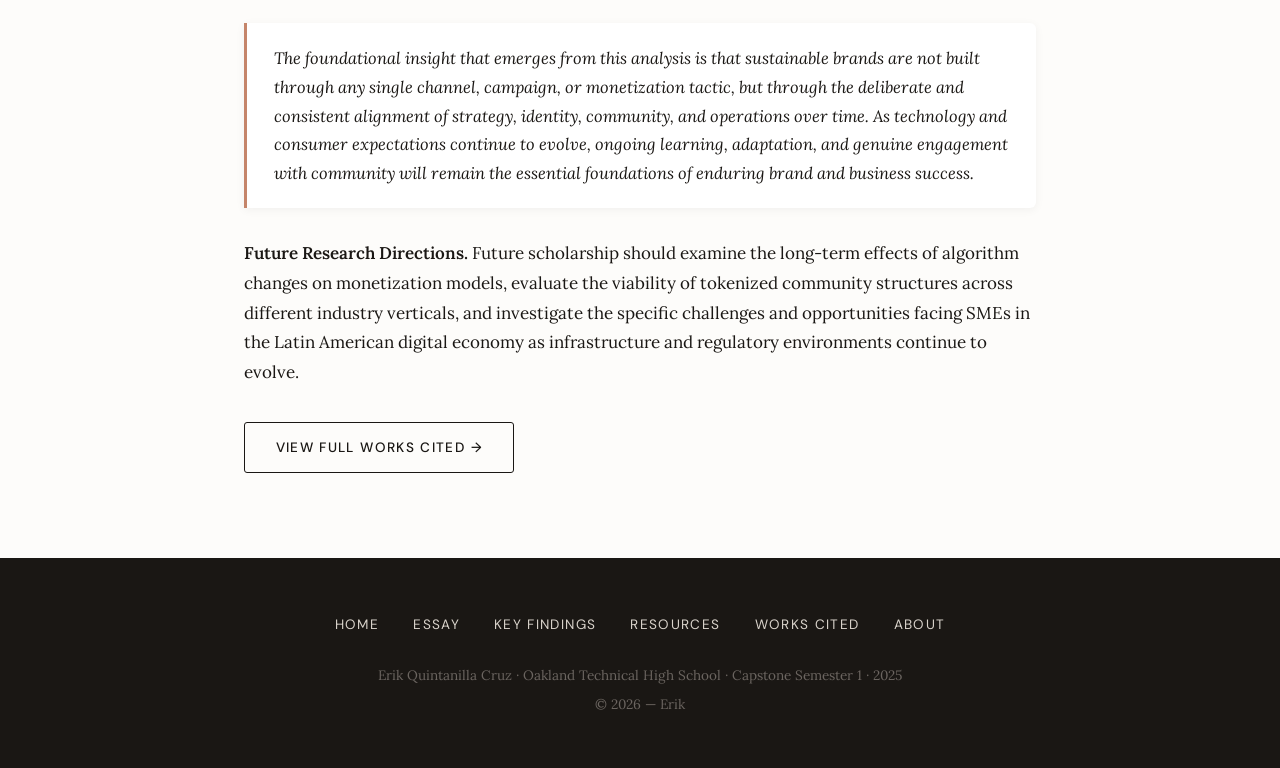
<file: pages/essay.html>
<!DOCTYPE html>
<html lang="en">
<head>
  <meta charset="UTF-8" />
  <meta name="viewport" content="width=device-width, initial-scale=1.0" />
  <title>Essay — How to Build a Monetizable Brand</title>
  <link rel="stylesheet" href="../css/style.css" />
</head>
<body>

  <nav>
    <a class="nav-brand" href="../index.html">Erik — Capstone</a>
    <ul class="nav-links">
      <li><a href="../index.html">Home</a></li>
      <li><a href="essay.html" class="active">Essay</a></li>
      <li><a href="findings.html">Key Findings</a></li>
      <li><a href="resources.html">Resources</a></li>
      <li><a href="works-cited.html">Works Cited</a></li>
      <li><a href="about.html">About</a></li>
    </ul>
  </nav>

  <header class="page-header">
    <div class="inner">
      <span class="eyebrow">Full Research Paper · Capstone Semester 1</span>
      <h1>How to Build a Monetizable Brand and a Sustainable Business in Today's Digital Economy</h1>
      <p>Erik Quintanilla Cruz · Oakland Technical High School · September 19, 2025</p>
    </div>
  </header>

  <div class="full-panel panel-white">
    <div class="section essay-body">

      <div class="abstract-box scroll-fade">
        <span class="label">Abstract</span>
        <p>This capstone essay investigates the foundational steps and key strategies required to build a monetizable brand and a sustainable business in the digital economy. Drawing on systematic literature reviews, established brand management theories, and contemporary case studies, the research addresses the central question: What are the essential strategies and foundational steps for constructing a monetizable brand and a sustainable business in today's digital landscape? The essay synthesizes academic models, digital marketing tactics, monetization frameworks, and operational best practices, with a focus on small and medium-sized enterprises (SMEs) and the Latin American context, particularly El Salvador. The findings highlight the importance of brand orientation, identity development, digital marketing, customer-centricity, legal protection, and ethical sustainability.</p>
      </div>

      <div class="toc scroll-fade">
        <span class="label">Table of Contents</span>
        <ol>
          <li><a href="#introduction">Introduction</a></li>
          <li><a href="#branding">Branding in the Digital Economy</a></li>
          <li><a href="#monetization">Monetization Models and Revenue Streams</a></li>
          <li><a href="#marketing">Digital Marketing Channels and Tactics</a></li>
          <li><a href="#foundations">Foundational Steps in Brand Building</a></li>
          <li><a href="#identity">Brand Identity Development</a></li>
          <li><a href="#customer">Customer Acquisition, Retention, and Unit Economics</a></li>
          <li><a href="#ecommerce">E-Commerce Platforms and Operations</a></li>
          <li><a href="#community">Community Building and the Creator Economy</a></li>
          <li><a href="#protection">Brand Protection, Legal Frameworks, and Crisis Management</a></li>
          <li><a href="#financial">Financial Planning, Forecasting, and Performance Metrics</a></li>
          <li><a href="#sustainability">Sustainability, Social Impact, and the Latin American Context</a></li>
          <li><a href="#casestudies">Case Studies</a></li>
          <li><a href="#discussion">Discussion</a></li>
          <li><a href="#conclusion">Conclusion</a></li>
        </ol>
      </div>

      <div id="introduction" class="scroll-fade">
        <h2>Introduction</h2>
        <p>The digital economy has fundamentally transformed the landscape of brand building and business development. In an era characterized by rapid technological innovation, global connectivity, and shifting consumer expectations, the ability to create a monetizable brand and a sustainable business is both an opportunity and a formidable challenge. Brands are no longer mere identifiers; they are complex constructs that embody values, foster relationships, and drive economic value. For small and medium-sized enterprises (SMEs) and startups, especially in emerging markets like Latin America, the digital revolution offers unprecedented access to tools, platforms, and audiences, while simultaneously introducing new complexities in competition, regulation, and sustainability.</p>
        <p>This essay seeks to answer the central research question: What are the key strategies and foundational steps required to build a monetizable brand and sustainable business in today's digital economy? The analysis is grounded in academic literature, authoritative business case studies, and practical frameworks, with a focus on actionable insights for aspiring entrepreneurs and business leaders. By synthesizing theoretical models, empirical research, and real-world examples from both global companies and Latin American enterprises, this work provides a comprehensive roadmap for navigating the challenges and opportunities of the digital age.</p>
        <div class="thesis-box">
          <p><strong>Central Thesis:</strong> Sustainable brands are not built through any single channel, campaign, or monetization tactic, but through the deliberate and consistent alignment of strategy, identity, community, and operations over time.</p>
        </div>
      </div>

      <div id="branding" class="scroll-fade">
        <h2>Branding in the Digital Economy</h2>
        <p>Branding has evolved considerably from its historical focus on tangible assets — such as names, logos, and packaging — to encompass intangible dimensions like reputation, emotional connection, and digital presence. In the digital economy, brands are built and managed through a combination of strategic orientation, identity development, marketing communications, and performance measurement. Digitalization has democratized access to branding tools, enabling SMEs to compete with larger firms by leveraging social media, e-commerce platforms, and data analytics at relatively low cost. This democratization has fundamentally altered competitive dynamics, creating new entry points for entrepreneurs while simultaneously raising the bar for differentiation and authenticity.</p>
        <p>Recent systematic reviews highlight four core elements of the branding process: brand orientation, brand identity, brand marketing, and brand performance. Brand orientation refers to the strategic importance of branding within an organization, shaping its culture and decision-making from the inside out. Brand identity encompasses the values, mission, and visual elements that define the brand's public persona. Brand marketing involves the communication and experience-building activities that convey identity to stakeholders across channels. Finally, brand performance measures the psychological and financial outcomes of branding efforts, from consumer awareness and loyalty to market share and revenue growth. These four pillars are interdependent; weakness in any one dimension can undermine the effectiveness of the others and erode the brand equity that is essential to long-term sustainability.</p>
        <p>Foundational theories inform contemporary brand management. Aaker's Brand Equity Model emphasizes brand awareness, perceived quality, brand associations, and loyalty as key drivers of brand equity. Keller's Customer-Based Brand Equity (CBBE) Model focuses on the differential effect of brand knowledge on consumer response to marketing activities, arguing that strong brands create distinct, favorable, and salient associations in the minds of consumers. Kapferer's Brand Identity Prism integrates six facets — physique, personality, culture, relationship, reflection, and self-image — to articulate a holistic picture of brand identity. These models converge on the importance of building strong relationships with customers, aligning internal values with external perceptions, and continuously adapting to market changes.</p>
      </div>

      <div id="monetization" class="scroll-fade">
        <h2>Monetization Models and Revenue Streams</h2>
        <p>Monetization is central to brand sustainability, and the digital economy has expanded the range of available models beyond traditional retail transactions. Subscription models generate recurring revenue from ongoing access to products or services, a structure popularized by software-as-a-service (SaaS) companies and streaming platforms. Research confirms that successful subscription-based business models require capturing value through sustainable revenue transactions, agile operations systems, and continuous improvement through business value analysis (Weland et al. 256). Licensing models allow brands to monetize intellectual property by granting usage rights for a fee, a strategy common in software development and franchise systems.</p>
        <p>Freemium and tiered pricing models offer basic services at no cost while charging for premium upgrades, a highly effective approach for digital products and mobile applications. Direct-to-consumer (DTC) sales allow companies to maintain control over the customer experience and gather first-party data without ceding margin to intermediaries. Marketplace models leverage third-party platforms such as Amazon, eBay, or Etsy, which introduce transaction fees but provide access to large existing customer bases. Each monetization model presents unique trade-offs in scalability, retention, and operational complexity, and many successful brands employ a diversified combination of revenue streams to reduce dependence on any single channel (Samoilenko 1).</p>
        <p>The creator economy has added new dimensions to brand monetization. Research documents that creators increasingly build diverse income streams by linking their content to external platforms — including Patreon, merchandise stores, affiliate programs, and live events — thereby reducing vulnerability to algorithm changes and platform policy shifts (Rieder et al. 1). Content creators who depend entirely on a single platform's advertising revenue expose themselves to significant income volatility, as documented by Hödl and Myrach, who find that algorithmic control creates paradoxical tensions affecting creator autonomy and income predictability (Hödl and Myrach 497).</p>
        <div class="table-wrap" style="margin-top:1.5rem;">
          <table>
            <thead>
              <tr><th>Model</th><th>Predictability</th><th>Scale Potential</th><th>Key Requirement</th><th>Typical Margin</th></tr>
            </thead>
            <tbody>
              <tr><td>Subscription</td><td>High</td><td>High</td><td>Retention systems</td><td>High</td></tr>
              <tr><td>Direct Sales (DTC)</td><td>Medium</td><td>High</td><td>Product fulfillment</td><td>Medium–High</td></tr>
              <tr><td>Licensing / Franchise</td><td>Medium</td><td>High</td><td>IP registration</td><td>High</td></tr>
              <tr><td>Sponsorships</td><td>Low</td><td>Variable</td><td>Audience metrics &amp; media kit</td><td>High per deal</td></tr>
              <tr><td>Affiliate</td><td>Low–Medium</td><td>Medium</td><td>Audience trust</td><td>Low–Medium</td></tr>
              <tr><td>Crowdfunding / Memberships</td><td>Low</td><td>Low–Medium</td><td>Community loyalty</td><td>Variable</td></tr>
            </tbody>
          </table>
        </div>
      </div>

      <div id="marketing" class="scroll-fade">
        <h2>Digital Marketing Channels and Tactics</h2>
        <p>Digital marketing encompasses a spectrum of channels and tactics that enable brands to reach, engage, and convert target audiences at scale. Social media platforms such as Instagram, TikTok, and Facebook are central to digital brand-building, offering both organic and paid content distribution. Short-form video content has emerged as a particularly powerful format for achieving viral reach, with TikTok and Instagram Reels enabling even small brands to reach millions of viewers without proportional advertising spend. The participatory nature of these platforms transforms the audience from passive consumers into active co-creators of brand meaning, a dynamic that has significant implications for brand identity management.</p>
        <p>Content marketing and search engine optimization (SEO) provide a complementary long-term strategy. By producing educational, informative, or entertaining content aligned with audience search intent, brands establish thought leadership and drive organic traffic to their digital properties. Email marketing remains one of the highest-return channels available, enabling brands to communicate directly with segmented audiences through personalized campaigns. Customer relationship management (CRM) systems integrated with email platforms allow brands to map the full customer lifecycle and deliver relevant communications at each stage of the journey.</p>
        <p>Influencer partnerships represent another critical tactic in contemporary digital marketing. Influencer marketing has evolved into a dominant force in the marketing landscape, with researchers introducing equity-driven frameworks that analyze how influencers contribute to customer equity, manage follower relationships, and enable platforms to maximize user value (Libai et al. 4). Liu and Zhao's meta-analysis of sponsorship disclosure in influencer marketing further demonstrates that disclosure practices, when handled transparently, can enhance rather than diminish consumer trust, challenging earlier assumptions about the uniformly negative effects of disclosure on persuasion (Liu and Zhao 1).</p>
        <p>Effective digital marketing is ultimately characterized by agility, creativity, and data-driven decision-making. Continuous measurement of key performance indicators — including engagement rates, conversion rates, CAC, and LTV — allows brands to iterate rapidly and allocate resources to the highest-performing channels and content formats.</p>
      </div>

      <div id="foundations" class="scroll-fade">
        <h2>Foundational Steps in Brand Building</h2>
        <p>The first step in building a monetizable brand is establishing brand orientation — the degree to which branding is embedded in the organization's strategy and culture. This involves articulating a clear mission, vision, and set of values that guide decision-making and differentiate the brand in the marketplace. Research consistently demonstrates that SMEs with strong brand orientation outperform their peers in sales growth and customer loyalty. Brand orientation is not merely a marketing concept but a fundamental organizational disposition that shapes hiring, product development, partnership decisions, and crisis response.</p>
        <p>Market research and customer segmentation form the empirical foundation of effective brand strategy. Demographic and psychographic analysis identifies customer segments based on variables such as age, gender, lifestyle, and values. Customer journey mapping charts the stages of the consumer experience from initial awareness through purchase and post-purchase engagement, revealing friction points and opportunities for improvement. Competitive analysis audits rival brands' positioning, digital presence, and marketing strategies, identifying differentiation opportunities that the brand can exploit. Together, these research activities enable tailored messaging, product development, and marketing strategies that resonate with specific audiences.</p>
        <p>The Business Model Canvas, developed by Osterwalder and widely adopted in entrepreneurship education and practice, provides a structured framework for mapping the nine building blocks of a business: customer segments, value propositions, channels, customer relationships, revenue streams, key resources, key activities, key partnerships, and cost structure. This tool is particularly valuable for early-stage entrepreneurs who must articulate not just their product or service but the full system through which they will create, deliver, and capture value.</p>
      </div>

      <div id="identity" class="scroll-fade">
        <h2>Brand Identity Development</h2>
        <p>Brand identity encompasses both conceptual and visual dimensions. Conceptually, it includes the brand's name, values, positioning, and narrative. Visually, it consists of the logo, color palette, typography, imagery, and iconography that represent the brand across all touchpoints. A strong brand identity must be distinct enough to stand out among competitors, memorable enough to leave a lasting impression, scalable and flexible enough to adapt to new products and markets, and cohesive enough to maintain consistency across channels.</p>
        <p>Storytelling plays a particularly powerful role in brand identity development. Authentic narratives that reflect the founder's journey, articulate the brand's social impact, or foreground genuine customer experiences foster trust, emotional connection, and long-term loyalty. In the digital age, storytelling is distributed across multiple formats — video, long-form written content, podcasts, social media posts — each requiring adaptation while maintaining thematic and tonal consistency. Brand guidelines, which document the rules for applying visual and verbal identity elements, are essential tools for ensuring this consistency as organizations grow.</p>
        <p>The concept of brand value co-creation challenges the traditional view of brand identity as something solely determined and controlled by the firm. In the digital economy, consumers actively contribute to brand meaning through user-generated content, social media commentary, community participation, and peer-to-peer recommendation. Brands that recognize and harness this co-creative dynamic — by creating participatory campaigns, amplifying community voices, and responding authentically to consumer input — build stronger and more resilient identities than those that treat brand communication as a one-way broadcast.</p>
      </div>

      <div id="customer" class="scroll-fade">
        <h2>Customer Acquisition, Retention, and Unit Economics</h2>
        <p>The relationship between customer acquisition cost (CAC) and lifetime value (LTV) is among the most important metrics for assessing business sustainability. The LTV/CAC ratio measures how much value a customer generates relative to what it costs to acquire them; a ratio above 3.0 is generally considered healthy, indicating that each customer relationship generates sufficient value to justify the investment. Businesses with poor LTV/CAC ratios often struggle to scale profitably. Kumar and Reinartz's foundational synthesis of customer lifetime value literature establishes that CLV models — which forecast the net present value of future cash flows from individual customer relationships — are among the most powerful tools available for guiding strategic resource allocation.</p>
        <p>Research by Ascarza et al. provides a comprehensive review of customer retention management, establishing frameworks for identifying at-risk customers, designing targeted interventions, and measuring the outcomes of retention campaigns across the full customer lifecycle (Ascarza et al. 65). Points-based rewards systems, exclusive access programs, and community membership benefits incentivize repeat purchase and reduce churn. Community engagement — fostered through online forums, social media groups, branded events, and user-generated content initiatives — creates a sense of belonging that transforms customers into advocates. These advocates, in turn, reduce CAC by generating organic referrals, effectively subsidizing future growth.</p>
      </div>

      <div id="ecommerce" class="scroll-fade">
        <h2>E-Commerce Platforms and Operations</h2>
        <p>The selection of an e-commerce platform is a foundational operational decision that shapes the customer experience, data capabilities, and scalability of a digital business. Shopify's all-in-one infrastructure — combining hosting, payment processing, inventory management, and analytics — enables merchants to launch and grow DTC operations without extensive technical expertise. WooCommerce offers greater customization for merchants with technical resources who require tailored functionality. The platform selection decision should be driven by the brand's current scale, technical capabilities, target markets, and long-term growth trajectory.</p>
        <p>Logistics and fulfillment are equally critical operational considerations. Partnering with third-party logistics (3PL) providers enables scalable warehousing, pick-and-pack, and shipping solutions without the capital investment required to build proprietary infrastructure. Leading providers include DHL, FedEx, UPS, ShipBob, and Amazon FBA. Offering diverse payment options — including credit cards, digital wallets, and in select markets cryptocurrencies — enhances accessibility and conversion rates. Legal business structure is another foundational consideration; the U.S. Small Business Administration provides guidance on selecting among sole proprietorships, partnerships, LLCs, and corporations, with each structure carrying different implications for liability, taxation, and investment readiness.</p>
      </div>

      <div id="community" class="scroll-fade">
        <h2>Community Building and the Creator Economy</h2>
        <p>Active brand communities drive user-generated content, advocacy, and organic growth. Digital communities organized around shared interests, identities, or values create network effects that amplify brand reach and reduce the cost of customer acquisition over time. Research by Regner demonstrates that Patreon enables creators to generate a reliable monthly income by converting their most engaged fans into paying subscribers, with exclusive content, direct messaging, and behind-the-scenes access serving as key retention drivers (Regner 1). El Sanyoura and Anderson's quantitative study of Patreon further documents that consistent content output, transparent communication with supporters, and a clearly articulated value proposition for paid membership are the most reliable predictors of sustainable creator income (El Sanyoura and Anderson 1).</p>
        <p>Emerging tokenization technologies, including non-fungible tokens (NFTs), have begun to reshape how brands conceptualize community ownership and exclusivity. Systematic reviews of NFT literature document their potential as mechanisms for creating verified digital ownership, enabling fan communities to hold stakes in creative projects and brand ecosystems (MDPI 1; IEEE 1). While the NFT market has experienced significant volatility, the underlying concept of tokenized community membership — in which participation confers verifiable, transferable digital rights — represents a genuinely novel approach to aligning brand community incentives with financial outcomes.</p>
      </div>

      <div id="protection" class="scroll-fade">
        <h2>Brand Protection, Legal Frameworks, and Crisis Management</h2>
        <p>Brand protection and compliance are critical in the digital economy, where intellectual property can be copied, imitated, or misappropriated at scale and at speed. Registering trademarks, trade names, and logos is essential for establishing exclusive rights and creating legal recourse against infringement. In El Salvador and across the Latin American region, trademark registration processes involve application, publication, opposition periods, and payment of fees to the relevant national intellectual property office. Businesses operating across multiple markets must navigate the distinct legal frameworks of each jurisdiction, as trademark protection is territorial rather than universal.</p>
        <p>Data protection and privacy compliance have become increasingly central to brand reputation management, particularly as digital businesses collect and process large volumes of personal consumer data. Adhering to regulations such as the European Union's General Data Protection Regulation (GDPR) and analogous local laws is both a legal obligation and a trust-building imperative. CSR initiatives — including environmental stewardship, ethical sourcing, and community engagement — further enhance brand image and equity by demonstrating alignment between commercial activity and broader social values. Brands must also be prepared to respond to crises — product recalls, data breaches, public controversies — through transparent communication, corrective action, and consistent stakeholder engagement.</p>
      </div>

      <div id="financial" class="scroll-fade">
        <h2>Financial Planning, Forecasting, and Performance Metrics</h2>
        <p>Sound financial planning is indispensable for brand and business sustainability. SMEs often rely on a mix of bootstrapping, angel investment, venture capital, and government grants. Research published in PLOS One on business forecasting methods provides a systematic review of quantitative approaches — including time-series analysis, regression modeling, and machine learning — that organizations can deploy to forecast revenue, manage costs, and allocate resources effectively (Goodwin et al. 1). Accurate forecasting is particularly critical for subscription-based and DTC businesses, where revenue predictability depends on assumptions about churn, average order value, and acquisition costs that must be continuously tested against actual data.</p>
        <p>Lee and Kim's research in the Strategic Management Journal examines the conditions under which startups should scale their operations, finding that premature scaling — expanding headcount, marketing spend, and operational complexity before achieving product-market fit — is one of the most common causes of early-stage business failure (Lee and Kim 1). This research underscores the importance of disciplined sequencing: establishing a loyal customer base, validating monetization assumptions, and achieving unit-economic sustainability before pursuing aggressive growth. Brand valuation, which can be assessed through income-based, market-based, or cost-based approaches, informs strategic decisions around partnerships, licensing, and investor relations.</p>
      </div>

      <div id="sustainability" class="scroll-fade">
        <h2>Sustainability, Social Impact, and the Latin American Context</h2>
        <p>Integrating sustainability into business models and brand narratives is increasingly a strategic imperative rather than an optional differentiator. Consumer values, particularly among Gen Z and millennial cohorts, increasingly prioritize environmental stewardship, social equity, and ethical business practice. Brands that authentically embed these commitments into product design, supply chain management, and marketing communications build more resilient reputations and stronger emotional connections with their audiences. CSR initiatives that go beyond superficial greenwashing to deliver measurable social and environmental impact also create material business value, reducing regulatory risk and attracting mission-aligned employees.</p>
        <p>The Latin American digital economy presents both distinctive opportunities and significant structural challenges for brand-building entrepreneurs. Rapid internet penetration, a young and digitally native population, and a vibrant startup ecosystem create favorable conditions for digital-first brands. El Salvador, in particular, has been the site of bold digital policy experimentation, including its adoption of Bitcoin as legal tender — a development that has attracted international attention and generated both innovative fintech activity and significant controversy around adoption rates and financial inclusion outcomes. SMEs in the region must navigate regulatory complexity and limited access to formal capital markets, but can deploy cultural authenticity and regional market knowledge as genuine competitive advantages against global incumbents.</p>
      </div>

      <div id="casestudies" class="scroll-fade">
        <h2>Case Studies</h2>
        <div class="case-card">
          <div class="case-card-head">Case Study 1 — Glossier: Community-Driven Digital Branding</div>
          <div class="case-card-body">
            <p>Glossier, a direct-to-consumer beauty brand founded in 2014, exemplifies the power of community-driven branding in the digital economy. Glossier leveraged social media, user-generated content, and authentic storytelling to build a loyal customer base without significant traditional advertising spend. The brand's marketing approach — featuring real customers rather than professional models, encouraging community feedback on product development, and cultivating an aspirational but accessible aesthetic — resonated deeply with millennial and Gen Z consumers. By 2020, the brand was valued at approximately $1.8 billion, with over three million customers. Glossier's success demonstrates that community engagement, authentic communication, and data-driven product iteration can generate substantial brand equity without the media budgets historically required for comparable market presence.</p>
          </div>
        </div>
        <div class="case-card">
          <div class="case-card-head">Case Study 2 — Pollo Campero: Latin American Brand Expansion</div>
          <div class="case-card-body">
            <p>Pollo Campero, a Guatemalan fast-food brand, offers instructive lessons in the challenges of maintaining brand authenticity while expanding into new markets. The brand's strategic expansion into the United States required careful navigation of the tension between preserving the cultural distinctiveness that drives loyalty among Latin American consumers and adapting to the preferences of a broader American market. Harvard Business School's case documentation highlights the dilemmas of segment targeting, menu localization, and operational standardization that the brand's leadership faced. Pollo Campero's relative success reflects the importance of deep market research, leadership commitment to a coherent brand vision, and willingness to make difficult choices about which elements of brand identity are non-negotiable and which can be adapted.</p>
          </div>
        </div>
        <div class="case-card">
          <div class="case-card-head">Case Study 3 — Heineken &amp; Coca-Cola: Digital Campaign Strategy</div>
          <div class="case-card-body">
            <p>Heineken's "Level Up Your Game" campaign in Brazil and Coca-Cola's global "Share a Coke" campaign offer complementary examples of how established brands deploy digital tools to achieve scale and engagement. Heineken's campaign targeted the Brazilian gaming community through gamification, influencer partnerships, and product innovation, demonstrating how deep audience understanding translates into culturally resonant creative executions. Coca-Cola's personalization campaign — replacing the brand's logo on bottles with popular first names — generated massive social media engagement and a seven percent increase in sales volume in Australia. Both campaigns exemplify the integration of digital storytelling, user-generated content, and cross-platform consistency that characterizes best-in-class digital brand strategy.</p>
          </div>
        </div>
      </div>

      <div id="discussion" class="scroll-fade">
        <h2>Discussion</h2>
        <p>The synthesis of academic literature, empirical research, and real-world case studies presented in this essay demonstrates that building a monetizable brand and sustainable business in the digital economy requires a holistic, multi-dimensional approach. Embedding brand orientation and strategic vision at the core of the organization, developing a distinct and adaptable brand identity, leveraging digital marketing channels and community engagement, implementing diversified monetization models, and prioritizing customer-centric operations are mutually reinforcing strategies that create a virtuous cycle of value creation, customer engagement, and financial performance. No single tactic or framework is sufficient; sustainable success requires the integration of these dimensions into a coherent, adaptive whole.</p>
        <p>Entrepreneurs face several significant challenges in executing these strategies. Resource constraints are particularly acute for SMEs and startups, which must achieve brand-building goals using leaner, more creative approaches. The rapid evolution of digital platforms creates ongoing uncertainty: algorithms change, consumer attention shifts, and new platforms emerge with new creative formats and audience dynamics. Maintaining brand consistency and authenticity at scale is technically and organizationally demanding, particularly as brands expand into new markets, product categories, or cultural contexts. Measuring and demonstrating the financial impact of branding activities remains a persistent challenge, as the relationship between brand investment and business performance typically unfolds over longer time horizons than quarterly financial reporting accommodates.</p>
        <p>For Latin American entrepreneurs specifically, the digital economy offers genuine pathways to building competitive brands with global reach, but requires navigating regional infrastructure gaps, regulatory complexity, and access-to-capital constraints. The cultural richness and authenticity of Latin American brands represent genuine competitive assets in markets where consumers increasingly value origin stories, artisanal quality, and cultural specificity.</p>
      </div>

      <div id="conclusion" class="scroll-fade">
        <h2>Conclusion</h2>
        <p>Building a monetizable brand and a sustainable business in today's digital economy is a complex but achievable endeavor. Success depends on a clear strategic vision, robust brand identity, agile digital marketing, diversified monetization, customer-centric operations, legal and ethical compliance, and a commitment to sustainability. By synthesizing academic theories, empirical research, and real-world case studies, this essay provides a comprehensive roadmap for entrepreneurs seeking to navigate the challenges and opportunities of the digital age.</p>
        <div class="thesis-box" style="margin-top:1.5rem;">
          <p>The foundational insight that emerges from this analysis is that sustainable brands are not built through any single channel, campaign, or monetization tactic, but through the deliberate and consistent alignment of strategy, identity, community, and operations over time. As technology and consumer expectations continue to evolve, ongoing learning, adaptation, and genuine engagement with community will remain the essential foundations of enduring brand and business success.</p>
        </div>
        <p style="margin-top:1.5rem;"><strong>Future Research Directions.</strong> Future scholarship should examine the long-term effects of algorithm changes on monetization models, evaluate the viability of tokenized community structures across different industry verticals, and investigate the specific challenges and opportunities facing SMEs in the Latin American digital economy as infrastructure and regulatory environments continue to evolve.</p>
        <div style="margin-top:2rem;">
          <a href="works-cited.html" class="btn btn-outline">View Full Works Cited →</a>
        </div>
      </div>

    </div>
  </div>

  <footer>
    <ul class="footer-nav">
      <li><a href="../index.html">Home</a></li>
      <li><a href="essay.html">Essay</a></li>
      <li><a href="findings.html">Key Findings</a></li>
      <li><a href="resources.html">Resources</a></li>
      <li><a href="works-cited.html">Works Cited</a></li>
      <li><a href="about.html">About</a></li>
    </ul>
    <p>Erik Quintanilla Cruz · Oakland Technical High School · Capstone Semester 1 · 2025</p>
    <p>© 2026 — Erik</p>
  </footer>

</body>
</html>
</file>
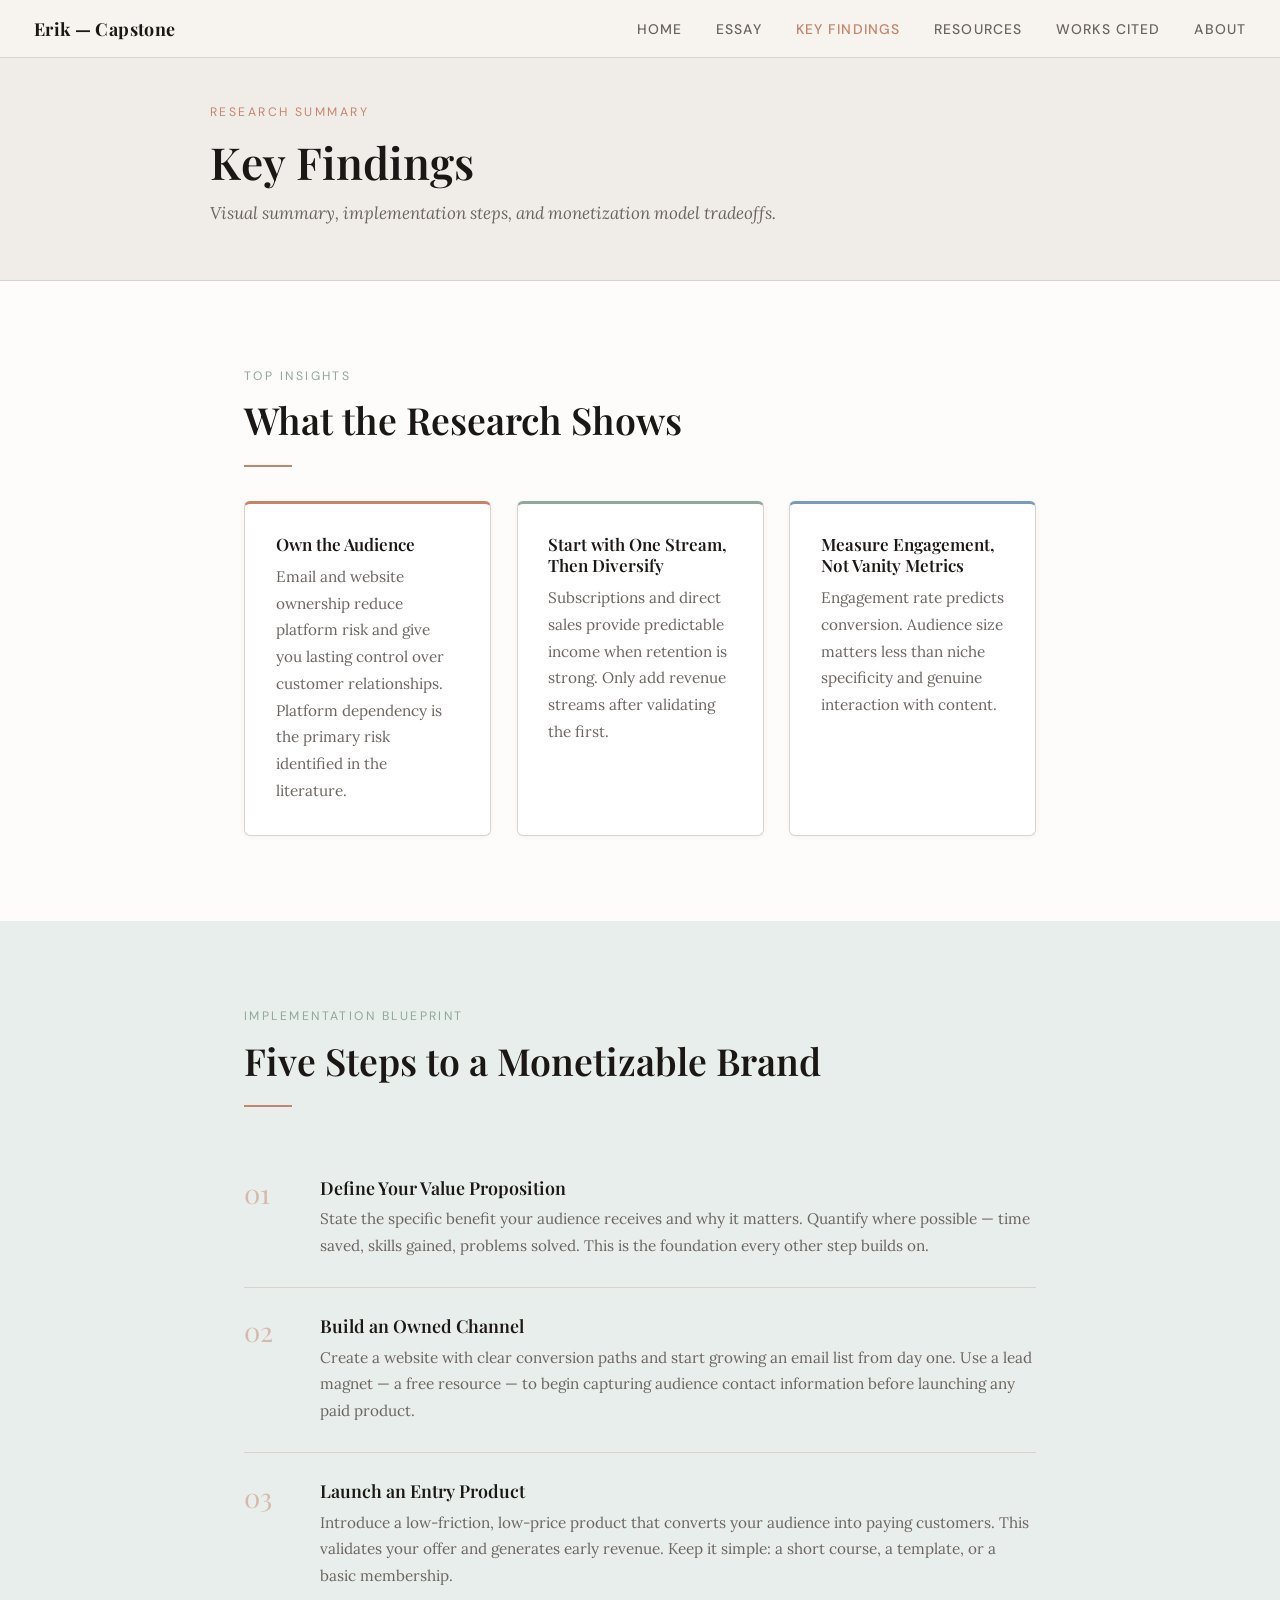
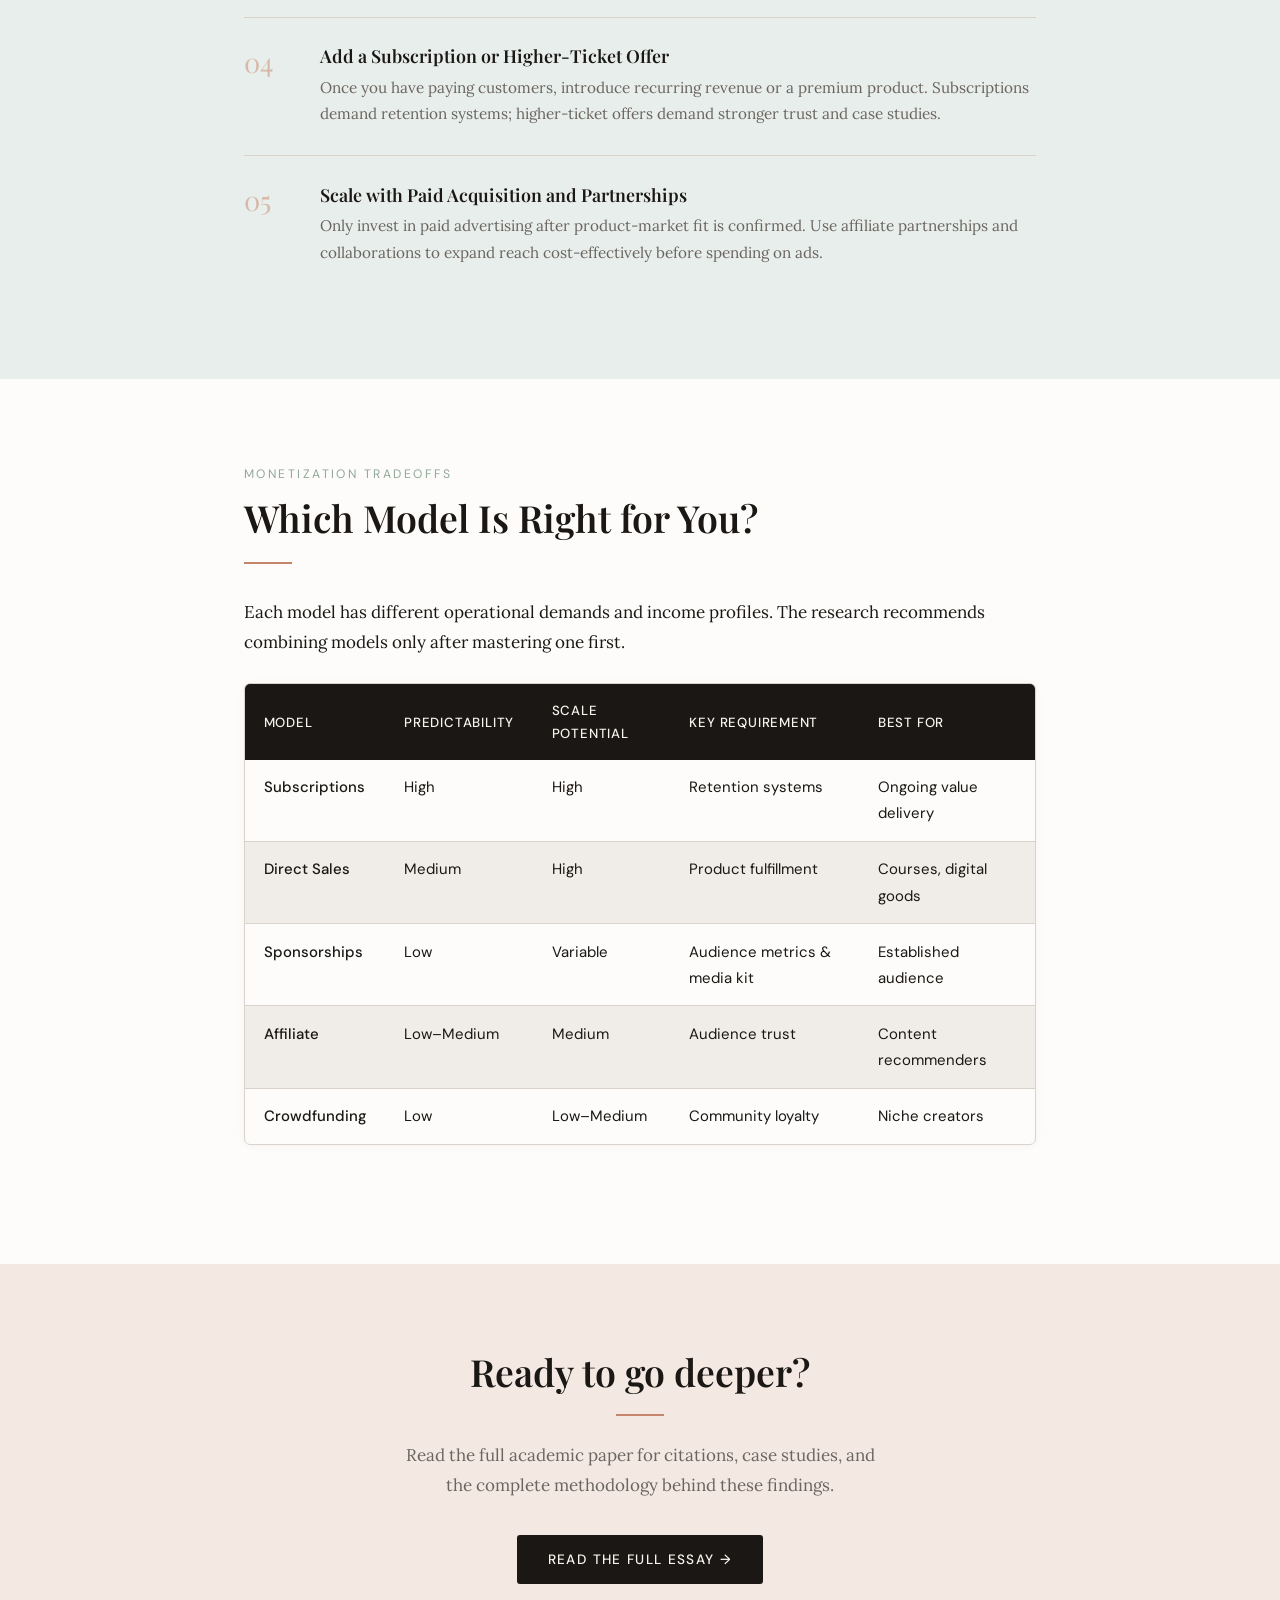
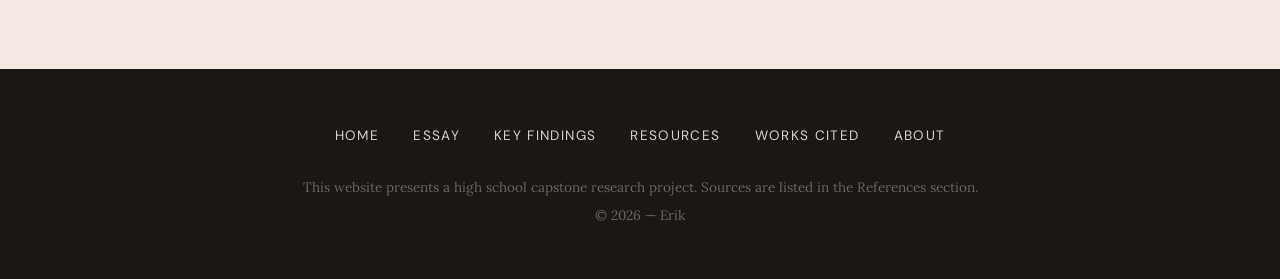
<file: pages/findings.html>
<!DOCTYPE html>
<html lang="en">
<head>
  <meta charset="UTF-8" />
  <meta name="viewport" content="width=device-width, initial-scale=1.0" />
  <title>Key Findings — How to Build a Monetizable Brand</title>
  <link rel="stylesheet" href="../css/style.css" />
</head>
<body>

  <!-- ── Navigation ── -->
  <nav>
    <a class="nav-brand" href="../index.html">Erik — Capstone</a>
    <ul class="nav-links">
      <li><a href="../index.html">Home</a></li>
      <li><a href="essay.html">Essay</a></li>
      <li><a href="findings.html" class="active">Key Findings</a></li>
      <li><a href="resources.html">Resources</a></li>
      <li><a href="works-cited.html">Works Cited</a></li>
      <li><a href="about.html">About</a></li>
    </ul>
  </nav>

  <!-- ── Page Header ── -->
  <header class="page-header">
    <div class="inner">
      <span class="eyebrow">Research Summary</span>
      <h1>Key Findings</h1>
      <p>Visual summary, implementation steps, and monetization model tradeoffs.</p>
    </div>
  </header>

  <!-- ── Top Insights ── -->
  <div class="full-panel panel-white">
    <div class="section">
      <span class="section-label">Top Insights</span>
      <h2>What the Research Shows</h2>
      <div class="divider"></div>

      <div class="card-grid">
        <div class="card scroll-fade" style="border-top: 3px solid var(--clay);">
          <h3>Own the Audience</h3>
          <p>Email and website ownership reduce platform risk and give you lasting control over customer relationships. Platform dependency is the primary risk identified in the literature.</p>
        </div>
        <div class="card scroll-fade" style="border-top: 3px solid var(--sage);">
          <h3>Start with One Stream, Then Diversify</h3>
          <p>Subscriptions and direct sales provide predictable income when retention is strong. Only add revenue streams after validating the first.</p>
        </div>
        <div class="card scroll-fade" style="border-top: 3px solid var(--dusty-blue);">
          <h3>Measure Engagement, Not Vanity Metrics</h3>
          <p>Engagement rate predicts conversion. Audience size matters less than niche specificity and genuine interaction with content.</p>
        </div>
      </div>
    </div>
  </div>

  <!-- ── 5-Step Implementation ── -->
  <div class="full-panel panel-sage">
    <div class="section">
      <span class="section-label">Implementation Blueprint</span>
      <h2>Five Steps to a Monetizable Brand</h2>
      <div class="divider"></div>

      <div class="steps">
        <div class="step scroll-fade">
          <div class="step-num">01</div>
          <div class="step-body">
            <h3>Define Your Value Proposition</h3>
            <p>State the specific benefit your audience receives and why it matters. Quantify where possible — time saved, skills gained, problems solved. This is the foundation every other step builds on.</p>
          </div>
        </div>

        <div class="step scroll-fade">
          <div class="step-num">02</div>
          <div class="step-body">
            <h3>Build an Owned Channel</h3>
            <p>Create a website with clear conversion paths and start growing an email list from day one. Use a lead magnet — a free resource — to begin capturing audience contact information before launching any paid product.</p>
          </div>
        </div>

        <div class="step scroll-fade">
          <div class="step-num">03</div>
          <div class="step-body">
            <h3>Launch an Entry Product</h3>
            <p>Introduce a low-friction, low-price product that converts your audience into paying customers. This validates your offer and generates early revenue. Keep it simple: a short course, a template, or a basic membership.</p>
          </div>
        </div>

        <div class="step scroll-fade">
          <div class="step-num">04</div>
          <div class="step-body">
            <h3>Add a Subscription or Higher-Ticket Offer</h3>
            <p>Once you have paying customers, introduce recurring revenue or a premium product. Subscriptions demand retention systems; higher-ticket offers demand stronger trust and case studies.</p>
          </div>
        </div>

        <div class="step scroll-fade">
          <div class="step-num">05</div>
          <div class="step-body">
            <h3>Scale with Paid Acquisition and Partnerships</h3>
            <p>Only invest in paid advertising after product-market fit is confirmed. Use affiliate partnerships and collaborations to expand reach cost-effectively before spending on ads.</p>
          </div>
        </div>
      </div>
    </div>
  </div>

  <!-- ── Model Tradeoffs Table ── -->
  <div class="full-panel panel-white">
    <div class="section scroll-fade">
      <span class="section-label">Monetization Tradeoffs</span>
      <h2>Which Model Is Right for You?</h2>
      <div class="divider"></div>
      <p>Each model has different operational demands and income profiles. The research recommends combining models only after mastering one first.</p>

      <div class="table-wrap" style="margin-top:1.5rem;">
        <table>
          <thead>
            <tr>
              <th>Model</th>
              <th>Predictability</th>
              <th>Scale Potential</th>
              <th>Key Requirement</th>
              <th>Best For</th>
            </tr>
          </thead>
          <tbody>
            <tr>
              <td>Subscriptions</td>
              <td>High</td>
              <td>High</td>
              <td>Retention systems</td>
              <td>Ongoing value delivery</td>
            </tr>
            <tr>
              <td>Direct Sales</td>
              <td>Medium</td>
              <td>High</td>
              <td>Product fulfillment</td>
              <td>Courses, digital goods</td>
            </tr>
            <tr>
              <td>Sponsorships</td>
              <td>Low</td>
              <td>Variable</td>
              <td>Audience metrics &amp; media kit</td>
              <td>Established audience</td>
            </tr>
            <tr>
              <td>Affiliate</td>
              <td>Low–Medium</td>
              <td>Medium</td>
              <td>Audience trust</td>
              <td>Content recommenders</td>
            </tr>
            <tr>
              <td>Crowdfunding</td>
              <td>Low</td>
              <td>Low–Medium</td>
              <td>Community loyalty</td>
              <td>Niche creators</td>
            </tr>
          </tbody>
        </table>
      </div>
    </div>
  </div>

  <!-- ── CTA ── -->
  <div class="full-panel panel-clay">
    <div class="section scroll-fade" style="text-align:center;">
      <h2>Ready to go deeper?</h2>
      <div class="divider" style="margin: 1rem auto 1.5rem;"></div>
      <p style="color:var(--muted); max-width:480px; margin:0 auto 2rem;">Read the full academic paper for citations, case studies, and the complete methodology behind these findings.</p>
      <a href="essay.html" class="btn btn-primary">Read the Full Essay →</a>
    </div>
  </div>

  <!-- ── Footer ── -->
  <footer>
    <ul class="footer-nav">
      <li><a href="../index.html">Home</a></li>
      <li><a href="essay.html">Essay</a></li>
      <li><a href="findings.html">Key Findings</a></li>
      <li><a href="resources.html">Resources</a></li>
      <li><a href="works-cited.html">Works Cited</a></li>
      <li><a href="about.html">About</a></li>
    </ul>
    <p>This website presents a high school capstone research project. Sources are listed in the References section.</p>
    <p>© 2026 — Erik</p>
  </footer>

</body>
</html>
</file>
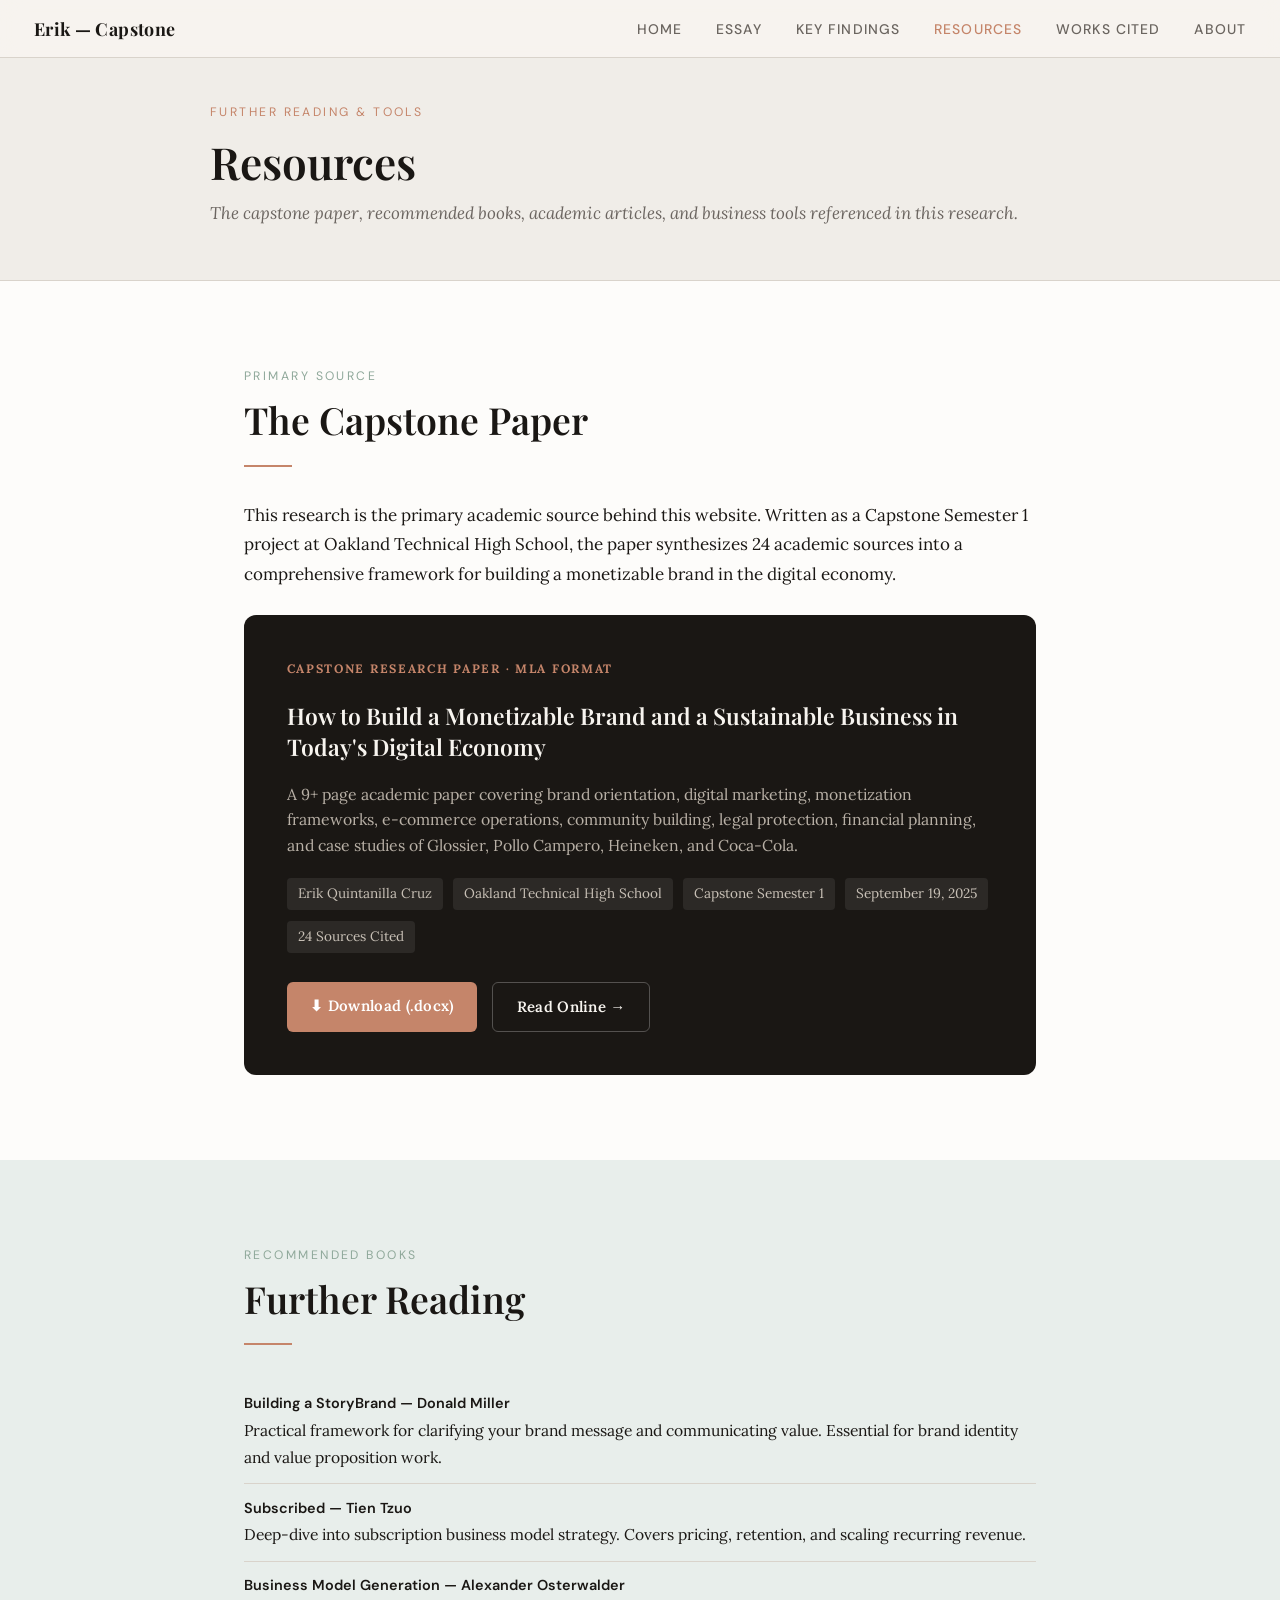
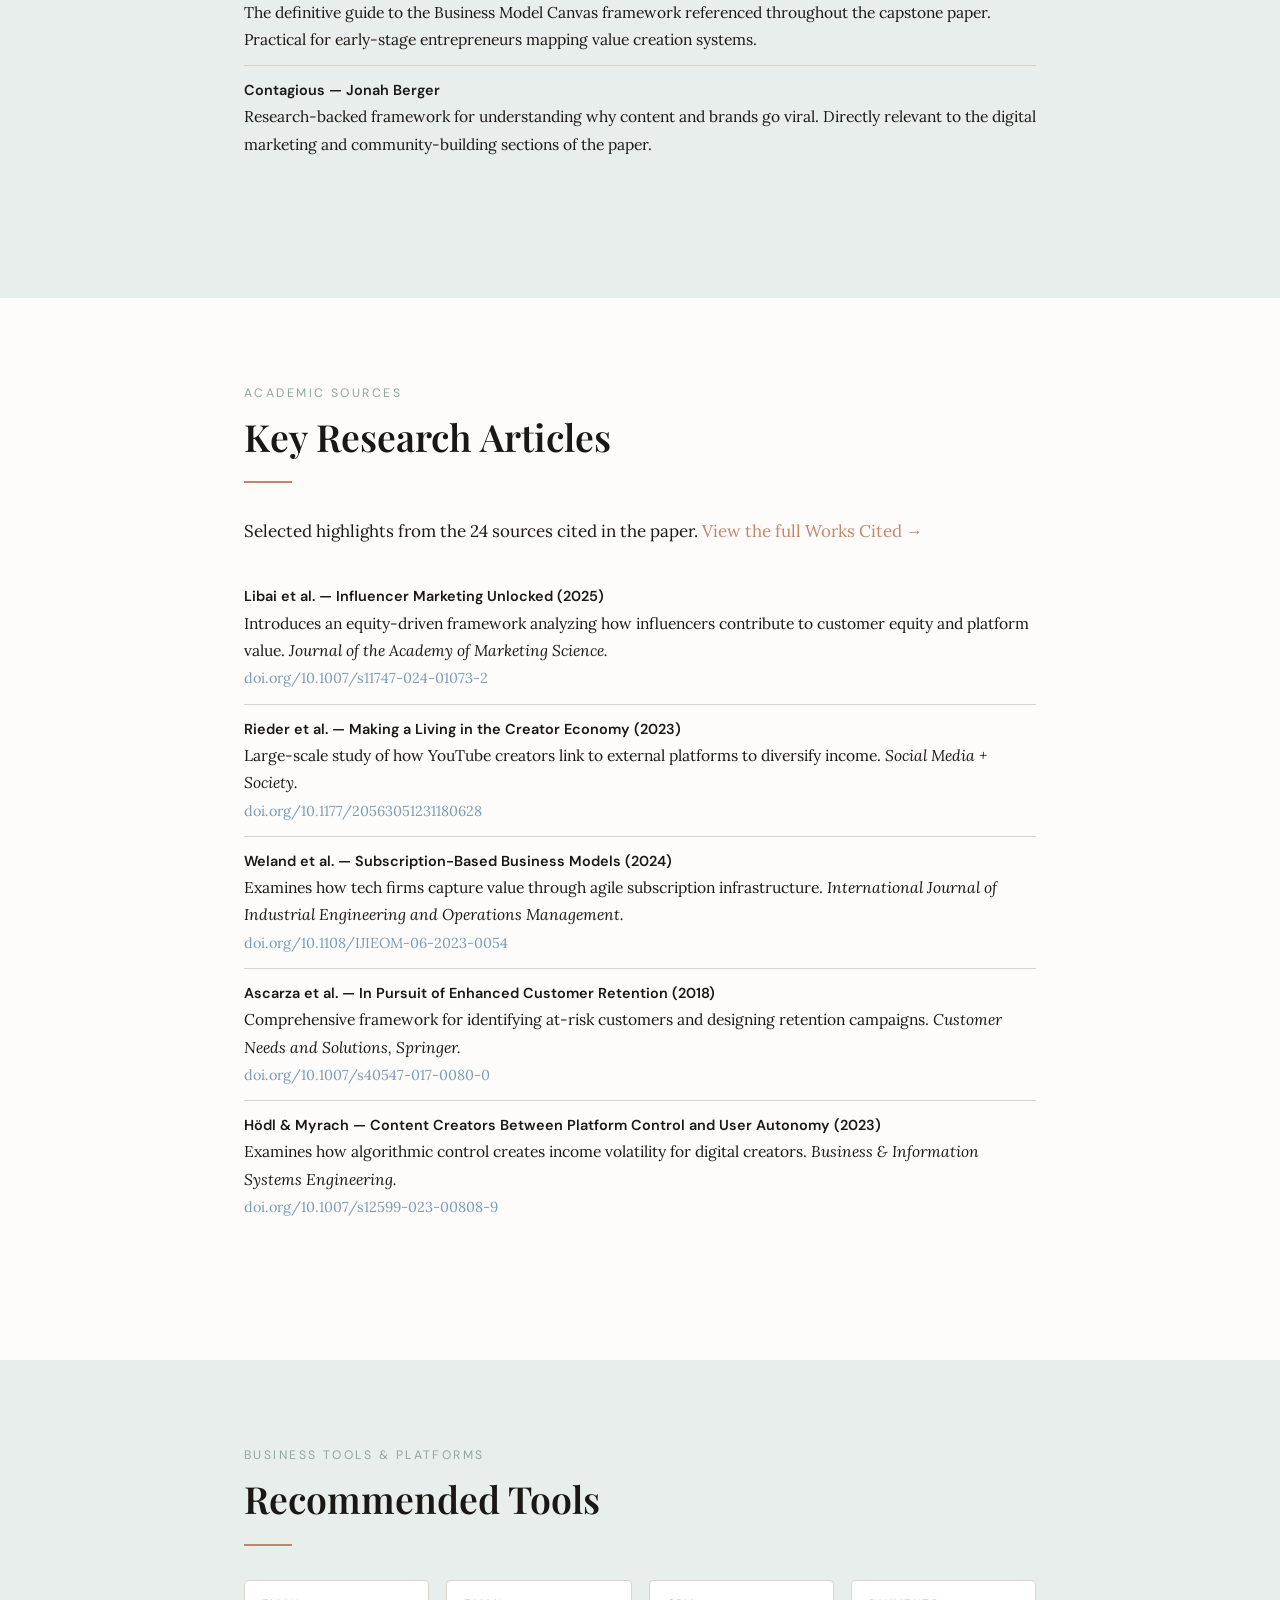
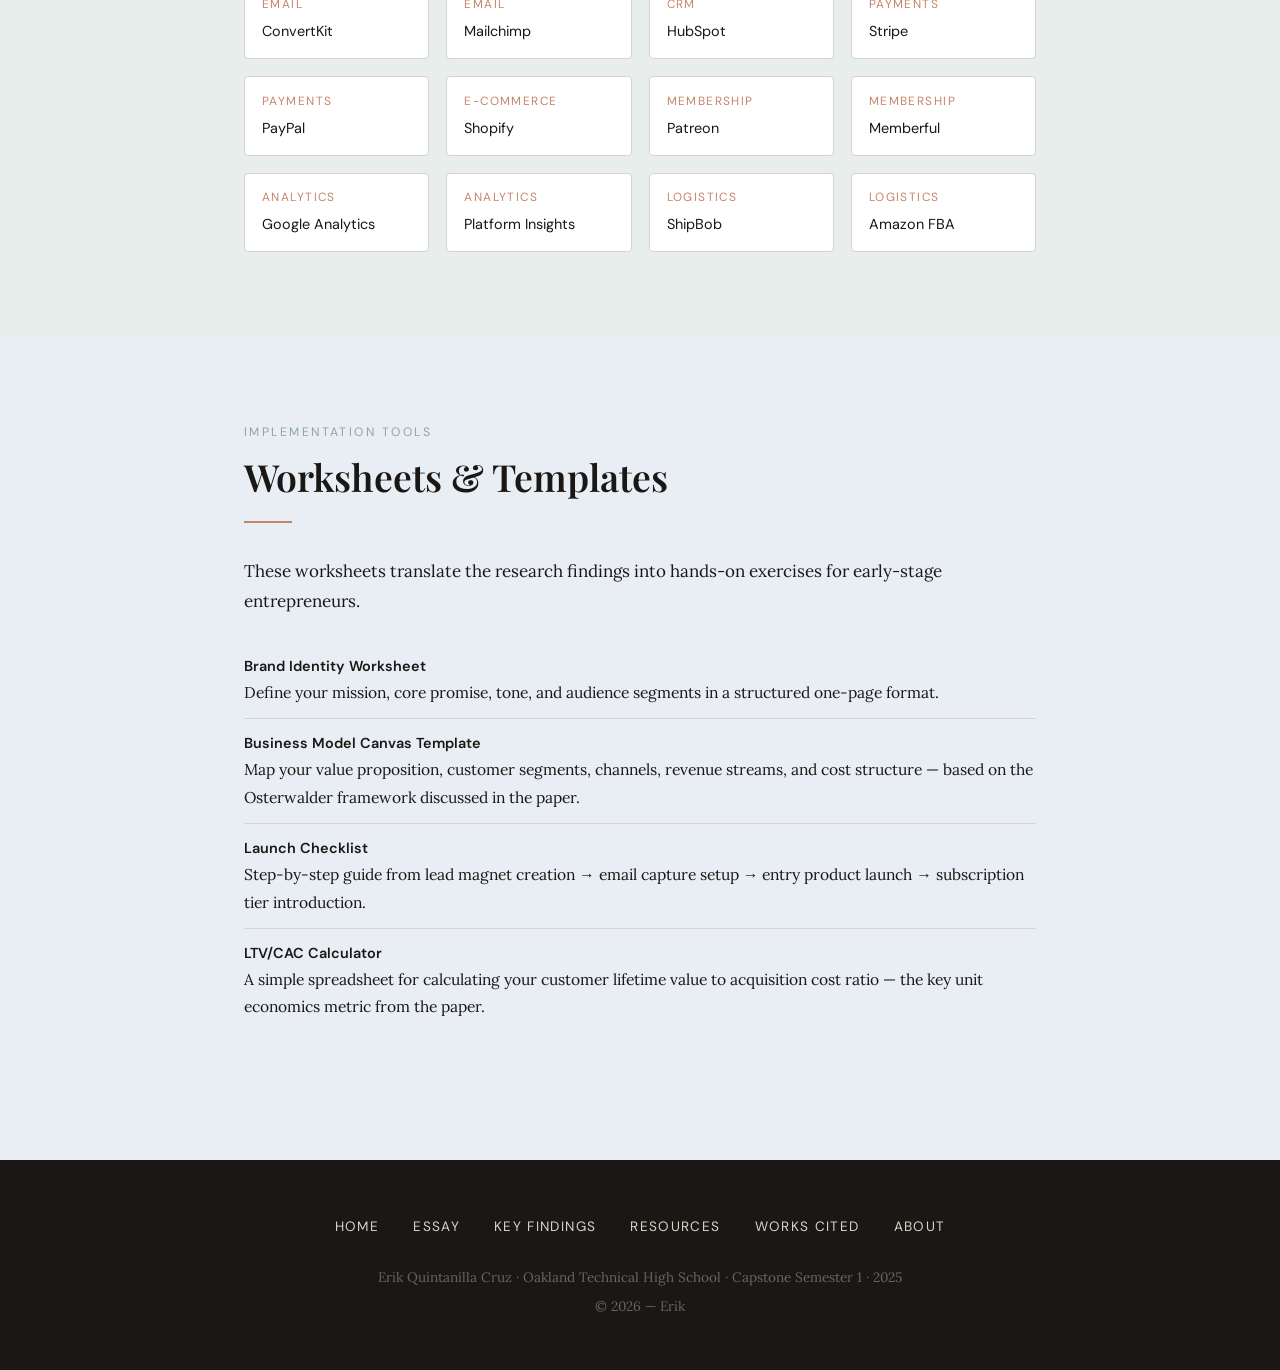
<file: pages/resources.html>
<!DOCTYPE html>
<html lang="en">
<head>
  <meta charset="UTF-8" />
  <meta name="viewport" content="width=device-width, initial-scale=1.0" />
  <title>Resources — How to Build a Monetizable Brand</title>
  <link rel="stylesheet" href="../css/style.css" />
  <style>
    .paper-card {
      background: var(--ink);
      color: var(--cream);
      border-radius: 12px;
      padding: 2.5rem;
      display: flex;
      flex-direction: column;
      gap: 1.2rem;
      margin-top: 1.5rem;
    }
    .paper-card .paper-eyebrow {
      font-size: 0.72rem;
      text-transform: uppercase;
      letter-spacing: 0.14em;
      color: var(--clay);
      font-weight: 700;
    }
    .paper-card h3 {
      font-size: 1.35rem;
      color: var(--cream);
      margin: 0;
      line-height: 1.35;
    }
    .paper-card p {
      color: #b8b0a6;
      font-size: 0.93rem;
      margin: 0;
      line-height: 1.6;
    }
    .paper-card .paper-meta {
      display: flex;
      flex-wrap: wrap;
      gap: 0.6rem;
      font-size: 0.8rem;
    }
    .paper-card .paper-meta span {
      background: rgba(255,255,255,0.08);
      border-radius: 4px;
      padding: 0.25rem 0.65rem;
      color: #c8c0b6;
    }
    .paper-actions {
      display: flex;
      flex-wrap: wrap;
      gap: 0.85rem;
      margin-top: 0.5rem;
    }
    .paper-actions .btn-dl {
      display: inline-block;
      background: var(--clay);
      color: #fff;
      padding: 0.65rem 1.4rem;
      border-radius: 6px;
      font-size: 0.88rem;
      font-weight: 600;
      text-decoration: none;
      letter-spacing: 0.02em;
      transition: opacity 0.2s;
    }
    .paper-actions .btn-dl:hover { opacity: 0.85; }
    .paper-actions .btn-read {
      display: inline-block;
      border: 1.5px solid rgba(255,255,255,0.25);
      color: var(--cream);
      padding: 0.65rem 1.4rem;
      border-radius: 6px;
      font-size: 0.88rem;
      font-weight: 600;
      text-decoration: none;
      letter-spacing: 0.02em;
      transition: border-color 0.2s;
    }
    .paper-actions .btn-read:hover { border-color: var(--clay); color: var(--clay); }
  </style>
</head>
<body>

  <nav>
    <a class="nav-brand" href="../index.html">Erik — Capstone</a>
    <ul class="nav-links">
      <li><a href="../index.html">Home</a></li>
      <li><a href="essay.html">Essay</a></li>
      <li><a href="findings.html">Key Findings</a></li>
      <li><a href="resources.html" class="active">Resources</a></li>
      <li><a href="works-cited.html">Works Cited</a></li>
      <li><a href="about.html">About</a></li>
    </ul>
  </nav>

  <header class="page-header">
    <div class="inner">
      <span class="eyebrow">Further Reading &amp; Tools</span>
      <h1>Resources</h1>
      <p>The capstone paper, recommended books, academic articles, and business tools referenced in this research.</p>
    </div>
  </header>

  <!-- ── Capstone Paper ── -->
  <div class="full-panel panel-white">
    <div class="section scroll-fade">
      <span class="section-label">Primary Source</span>
      <h2>The Capstone Paper</h2>
      <div class="divider"></div>
      <p>This research is the primary academic source behind this website. Written as a Capstone Semester 1 project at Oakland Technical High School, the paper synthesizes 24 academic sources into a comprehensive framework for building a monetizable brand in the digital economy.</p>

      <div class="paper-card">
        <div class="paper-eyebrow">Capstone Research Paper · MLA Format</div>
        <h3>How to Build a Monetizable Brand and a Sustainable Business in Today's Digital Economy</h3>
        <p>A 9+ page academic paper covering brand orientation, digital marketing, monetization frameworks, e-commerce operations, community building, legal protection, financial planning, and case studies of Glossier, Pollo Campero, Heineken, and Coca-Cola.</p>
        <div class="paper-meta">
          <span>Erik Quintanilla Cruz</span>
          <span>Oakland Technical High School</span>
          <span>Capstone Semester 1</span>
          <span>September 19, 2025</span>
          <span>24 Sources Cited</span>
        </div>
        <div class="paper-actions">
          <a href="../assets/capstone_paper.docx" download="Quintanilla_Cruz_Capstone_Paper.docx" class="btn-dl">⬇ Download (.docx)</a>
          <a href="essay.html" class="btn-read">Read Online →</a>
        </div>
      </div>
    </div>
  </div>

  <!-- ── Books ── -->
  <div class="full-panel panel-sage">
    <div class="section">
      <span class="section-label">Recommended Books</span>
      <h2>Further Reading</h2>
      <div class="divider"></div>

      <div class="resource-group scroll-fade">
        <div class="resource-item">
          <strong>Building a StoryBrand — Donald Miller</strong>
          Practical framework for clarifying your brand message and communicating value. Essential for brand identity and value proposition work.
        </div>
        <div class="resource-item">
          <strong>Subscribed — Tien Tzuo</strong>
          Deep-dive into subscription business model strategy. Covers pricing, retention, and scaling recurring revenue.
        </div>
        <div class="resource-item">
          <strong>Business Model Generation — Alexander Osterwalder</strong>
          The definitive guide to the Business Model Canvas framework referenced throughout the capstone paper. Practical for early-stage entrepreneurs mapping value creation systems.
        </div>
        <div class="resource-item">
          <strong>Contagious — Jonah Berger</strong>
          Research-backed framework for understanding why content and brands go viral. Directly relevant to the digital marketing and community-building sections of the paper.
        </div>
      </div>
    </div>
  </div>

  <!-- ── Academic Articles ── -->
  <div class="full-panel panel-white">
    <div class="section">
      <span class="section-label">Academic Sources</span>
      <h2>Key Research Articles</h2>
      <div class="divider"></div>
      <p style="margin-bottom:1.5rem;">Selected highlights from the 24 sources cited in the paper. <a href="works-cited.html" style="color:var(--clay);">View the full Works Cited →</a></p>

      <div class="resource-group scroll-fade">
        <div class="resource-item">
          <strong>Libai et al. — Influencer Marketing Unlocked (2025)</strong>
          Introduces an equity-driven framework analyzing how influencers contribute to customer equity and platform value. <em>Journal of the Academy of Marketing Science.</em>
          <br><a href="https://doi.org/10.1007/s11747-024-01073-2" target="_blank" rel="noopener" style="color:var(--dusty-blue); font-size:0.85rem;">doi.org/10.1007/s11747-024-01073-2</a>
        </div>
        <div class="resource-item">
          <strong>Rieder et al. — Making a Living in the Creator Economy (2023)</strong>
          Large-scale study of how YouTube creators link to external platforms to diversify income. <em>Social Media + Society.</em>
          <br><a href="https://doi.org/10.1177/20563051231180628" target="_blank" rel="noopener" style="color:var(--dusty-blue); font-size:0.85rem;">doi.org/10.1177/20563051231180628</a>
        </div>
        <div class="resource-item">
          <strong>Weland et al. — Subscription-Based Business Models (2024)</strong>
          Examines how tech firms capture value through agile subscription infrastructure. <em>International Journal of Industrial Engineering and Operations Management.</em>
          <br><a href="https://doi.org/10.1108/IJIEOM-06-2023-0054" target="_blank" rel="noopener" style="color:var(--dusty-blue); font-size:0.85rem;">doi.org/10.1108/IJIEOM-06-2023-0054</a>
        </div>
        <div class="resource-item">
          <strong>Ascarza et al. — In Pursuit of Enhanced Customer Retention (2018)</strong>
          Comprehensive framework for identifying at-risk customers and designing retention campaigns. <em>Customer Needs and Solutions, Springer.</em>
          <br><a href="https://doi.org/10.1007/s40547-017-0080-0" target="_blank" rel="noopener" style="color:var(--dusty-blue); font-size:0.85rem;">doi.org/10.1007/s40547-017-0080-0</a>
        </div>
        <div class="resource-item">
          <strong>Hödl &amp; Myrach — Content Creators Between Platform Control and User Autonomy (2023)</strong>
          Examines how algorithmic control creates income volatility for digital creators. <em>Business &amp; Information Systems Engineering.</em>
          <br><a href="https://doi.org/10.1007/s12599-023-00808-9" target="_blank" rel="noopener" style="color:var(--dusty-blue); font-size:0.85rem;">doi.org/10.1007/s12599-023-00808-9</a>
        </div>
      </div>
    </div>
  </div>

  <!-- ── Business Tools ── -->
  <div class="full-panel panel-sage">
    <div class="section scroll-fade">
      <span class="section-label">Business Tools &amp; Platforms</span>
      <h2>Recommended Tools</h2>
      <div class="divider"></div>

      <div class="tools-grid">
        <div class="tool-chip"><span class="tool-cat">Email</span>ConvertKit</div>
        <div class="tool-chip"><span class="tool-cat">Email</span>Mailchimp</div>
        <div class="tool-chip"><span class="tool-cat">CRM</span>HubSpot</div>
        <div class="tool-chip"><span class="tool-cat">Payments</span>Stripe</div>
        <div class="tool-chip"><span class="tool-cat">Payments</span>PayPal</div>
        <div class="tool-chip"><span class="tool-cat">E-Commerce</span>Shopify</div>
        <div class="tool-chip"><span class="tool-cat">Membership</span>Patreon</div>
        <div class="tool-chip"><span class="tool-cat">Membership</span>Memberful</div>
        <div class="tool-chip"><span class="tool-cat">Analytics</span>Google Analytics</div>
        <div class="tool-chip"><span class="tool-cat">Analytics</span>Platform Insights</div>
        <div class="tool-chip"><span class="tool-cat">Logistics</span>ShipBob</div>
        <div class="tool-chip"><span class="tool-cat">Logistics</span>Amazon FBA</div>
      </div>
    </div>
  </div>

  <!-- ── Worksheets ── -->
  <div class="full-panel panel-blue">
    <div class="section scroll-fade">
      <span class="section-label">Implementation Tools</span>
      <h2>Worksheets &amp; Templates</h2>
      <div class="divider"></div>
      <p>These worksheets translate the research findings into hands-on exercises for early-stage entrepreneurs.</p>

      <div class="resource-group" style="margin-top:1.5rem;">
        <div class="resource-item">
          <strong>Brand Identity Worksheet</strong>
          Define your mission, core promise, tone, and audience segments in a structured one-page format.
        </div>
        <div class="resource-item">
          <strong>Business Model Canvas Template</strong>
          Map your value proposition, customer segments, channels, revenue streams, and cost structure — based on the Osterwalder framework discussed in the paper.
        </div>
        <div class="resource-item">
          <strong>Launch Checklist</strong>
          Step-by-step guide from lead magnet creation → email capture setup → entry product launch → subscription tier introduction.
        </div>
        <div class="resource-item">
          <strong>LTV/CAC Calculator</strong>
          A simple spreadsheet for calculating your customer lifetime value to acquisition cost ratio — the key unit economics metric from the paper.
        </div>
      </div>
    </div>
  </div>

  <footer>
    <ul class="footer-nav">
      <li><a href="../index.html">Home</a></li>
      <li><a href="essay.html">Essay</a></li>
      <li><a href="findings.html">Key Findings</a></li>
      <li><a href="resources.html">Resources</a></li>
      <li><a href="works-cited.html">Works Cited</a></li>
      <li><a href="about.html">About</a></li>
    </ul>
    <p>Erik Quintanilla Cruz · Oakland Technical High School · Capstone Semester 1 · 2025</p>
    <p>© 2026 — Erik</p>
  </footer>

</body>
</html>
</file>
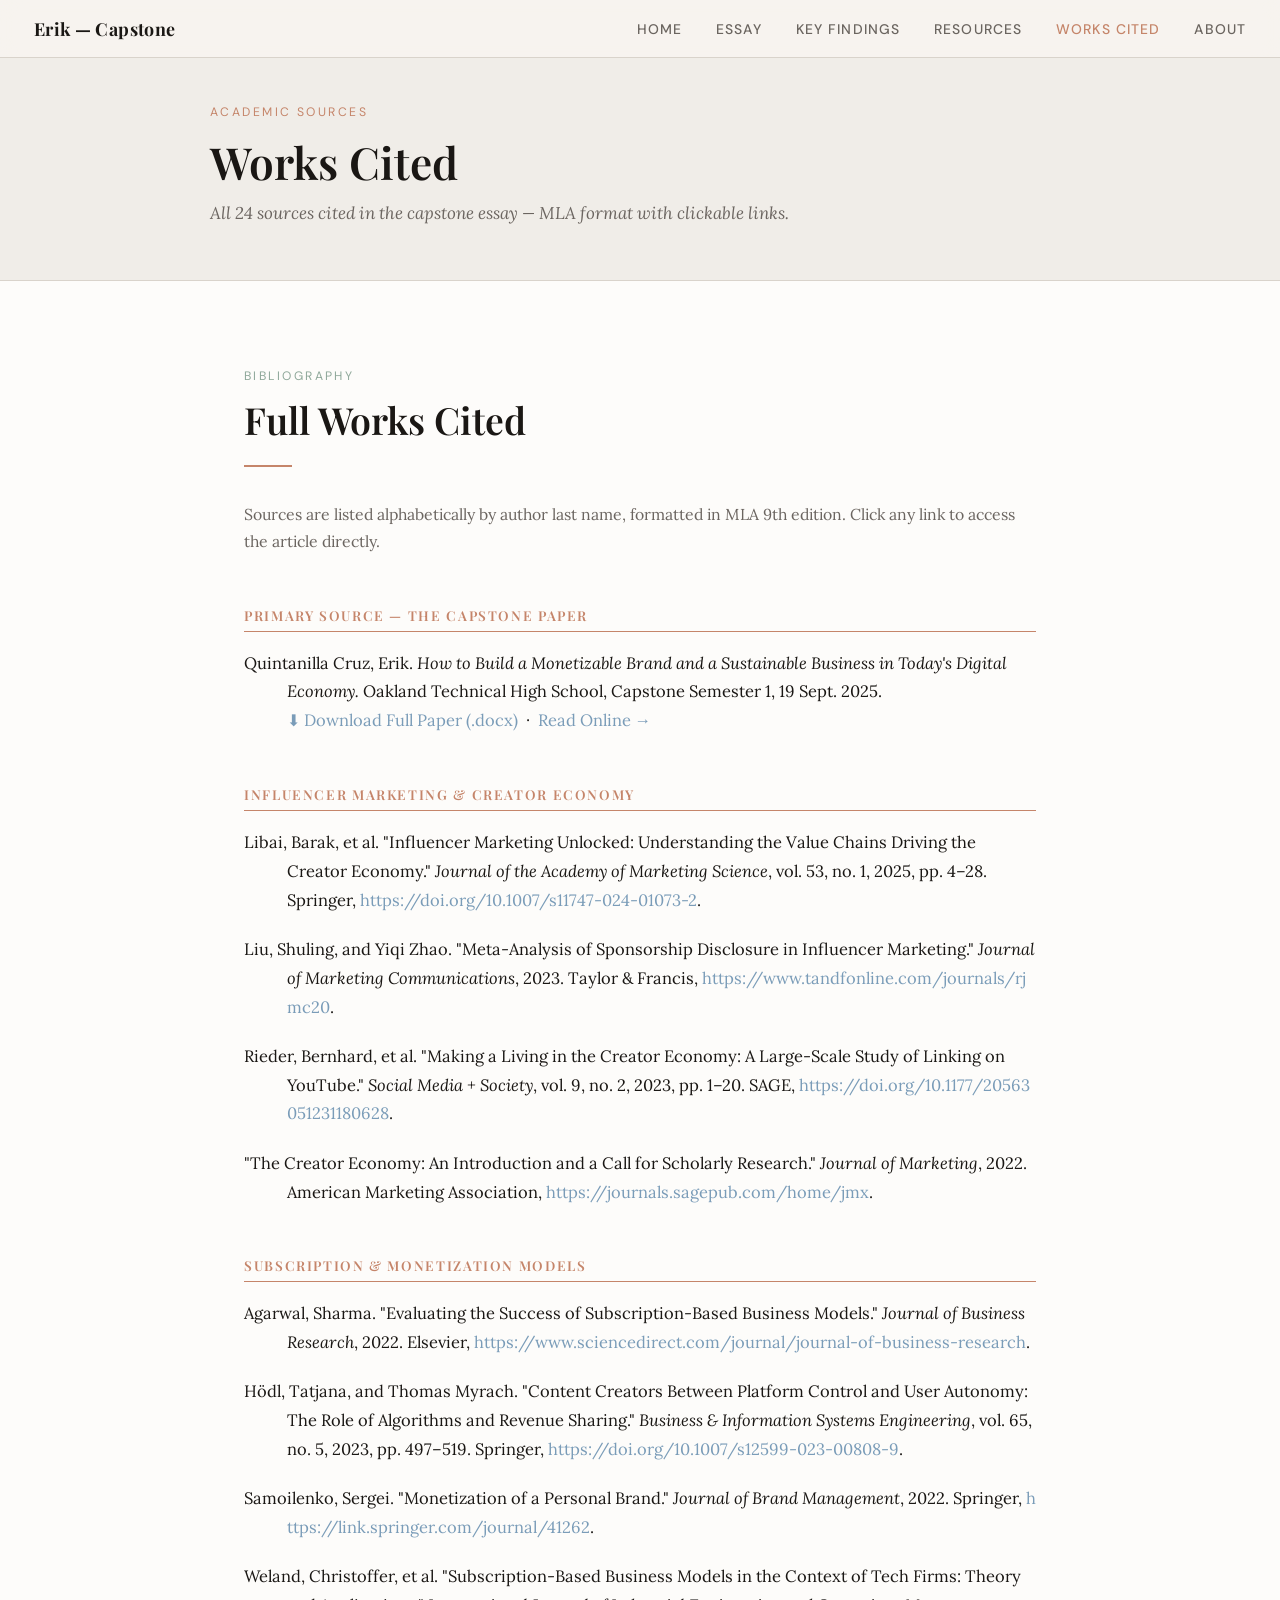
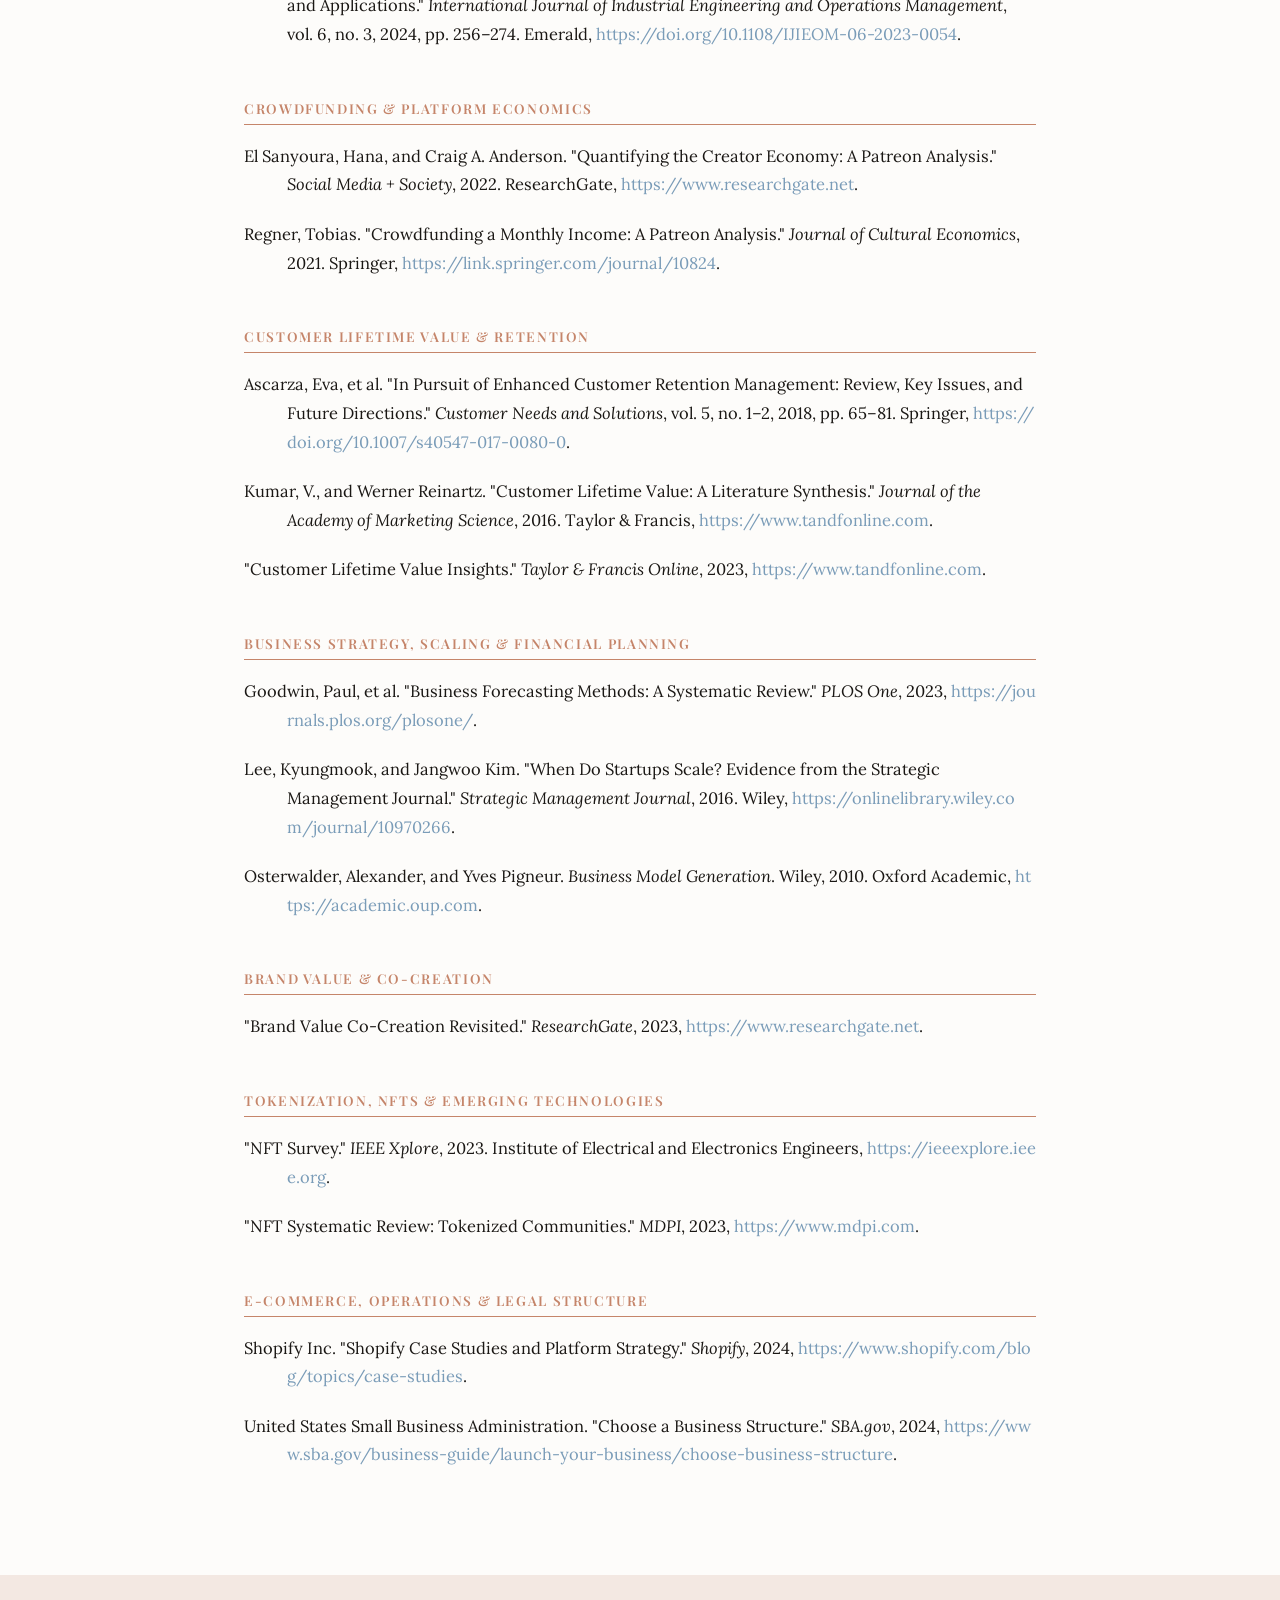
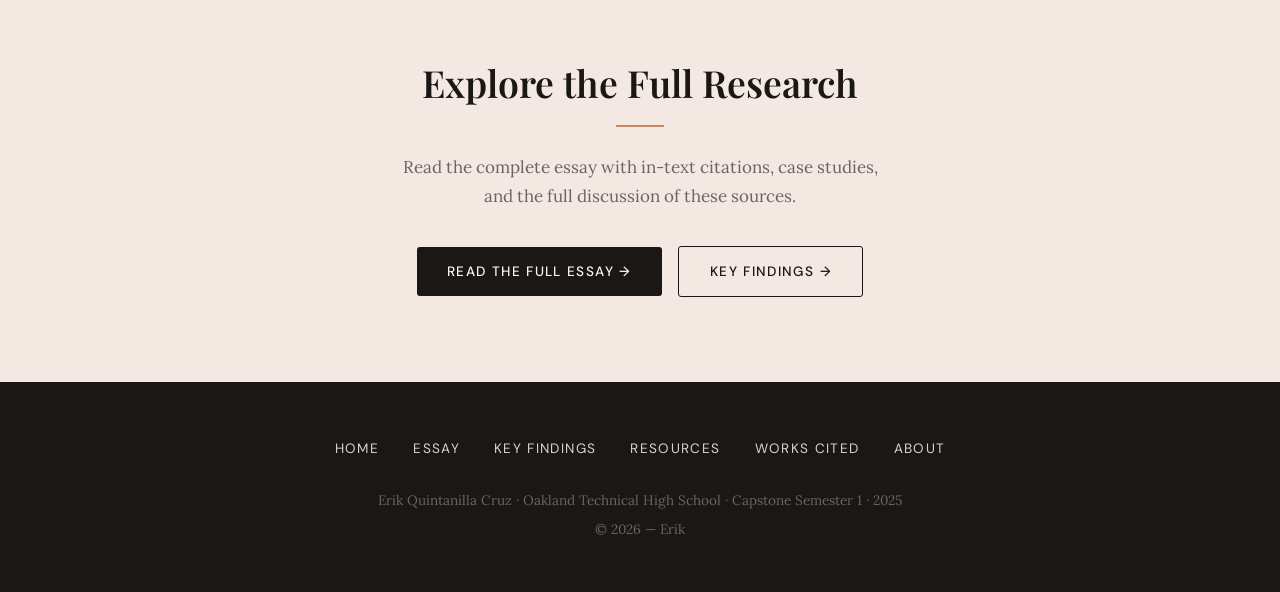
<file: pages/works-cited.html>
<!DOCTYPE html>
<html lang="en">
<head>
  <meta charset="UTF-8" />
  <meta name="viewport" content="width=device-width, initial-scale=1.0" />
  <title>Works Cited — How to Build a Monetizable Brand</title>
  <link rel="stylesheet" href="../css/style.css" />
  <style>
    .wc-list {
      list-style: none;
      padding: 0;
      margin: 0;
    }
    .wc-list li {
      padding-left: 2.5rem;
      text-indent: -2.5rem;
      margin-bottom: 1.2rem;
      line-height: 1.75;
      font-size: 0.97rem;
      color: var(--ink);
    }
    .wc-list li a {
      color: var(--dusty-blue);
      word-break: break-all;
    }
    .wc-list li a:hover {
      color: var(--clay);
    }
    .wc-category {
      margin-top: 3rem;
    }
    .wc-category h3 {
      font-size: 0.8rem;
      text-transform: uppercase;
      letter-spacing: 0.12em;
      color: var(--clay);
      margin-bottom: 1rem;
      padding-bottom: 0.4rem;
      border-bottom: 1px solid var(--clay);
    }
  </style>
</head>
<body>

  <nav>
    <a class="nav-brand" href="../index.html">Erik — Capstone</a>
    <ul class="nav-links">
      <li><a href="../index.html">Home</a></li>
      <li><a href="essay.html">Essay</a></li>
      <li><a href="findings.html">Key Findings</a></li>
      <li><a href="resources.html">Resources</a></li>
      <li><a href="works-cited.html" class="active">Works Cited</a></li>
      <li><a href="about.html">About</a></li>
    </ul>
  </nav>

  <header class="page-header">
    <div class="inner">
      <span class="eyebrow">Academic Sources</span>
      <h1>Works Cited</h1>
      <p>All 24 sources cited in the capstone essay — MLA format with clickable links.</p>
    </div>
  </header>

  <div class="full-panel panel-white">
    <div class="section">
      <span class="section-label">Bibliography</span>
      <h2>Full Works Cited</h2>
      <div class="divider"></div>
      <p style="margin-bottom:2rem; color: var(--muted); font-size:0.93rem;">Sources are listed alphabetically by author last name, formatted in MLA 9th edition. Click any link to access the article directly.</p>

      <div class="wc-category">
        <h3>Primary Source — The Capstone Paper</h3>
        <ul class="wc-list">
          <li>
            Quintanilla Cruz, Erik. <em>How to Build a Monetizable Brand and a Sustainable Business in Today's Digital Economy.</em> Oakland Technical High School, Capstone Semester 1, 19 Sept. 2025.
            <br>
            <a href="../assets/capstone_paper.docx" download="Quintanilla_Cruz_Capstone_Paper.docx">⬇ Download Full Paper (.docx)</a>
            &nbsp;·&nbsp;
            <a href="essay.html">Read Online →</a>
          </li>
        </ul>
      </div>

      <div class="wc-category">
        <h3>Influencer Marketing &amp; Creator Economy</h3>
        <ul class="wc-list">

          <li>
            Libai, Barak, et al. "Influencer Marketing Unlocked: Understanding the Value Chains Driving the Creator Economy." <em>Journal of the Academy of Marketing Science</em>, vol. 53, no. 1, 2025, pp. 4–28. Springer,
            <a href="https://doi.org/10.1007/s11747-024-01073-2" target="_blank" rel="noopener">https://doi.org/10.1007/s11747-024-01073-2</a>.
          </li>

          <li>
            Liu, Shuling, and Yiqi Zhao. "Meta-Analysis of Sponsorship Disclosure in Influencer Marketing." <em>Journal of Marketing Communications</em>, 2023. Taylor &amp; Francis,
            <a href="https://www.tandfonline.com/journals/rjmc20" target="_blank" rel="noopener">https://www.tandfonline.com/journals/rjmc20</a>.
          </li>

          <li>
            Rieder, Bernhard, et al. "Making a Living in the Creator Economy: A Large-Scale Study of Linking on YouTube." <em>Social Media + Society</em>, vol. 9, no. 2, 2023, pp. 1–20. SAGE,
            <a href="https://doi.org/10.1177/20563051231180628" target="_blank" rel="noopener">https://doi.org/10.1177/20563051231180628</a>.
          </li>

          <li>
            "The Creator Economy: An Introduction and a Call for Scholarly Research." <em>Journal of Marketing</em>, 2022. American Marketing Association,
            <a href="https://journals.sagepub.com/home/jmx" target="_blank" rel="noopener">https://journals.sagepub.com/home/jmx</a>.
          </li>

        </ul>
      </div>

      <div class="wc-category">
        <h3>Subscription &amp; Monetization Models</h3>
        <ul class="wc-list">

          <li>
            Agarwal, Sharma. "Evaluating the Success of Subscription-Based Business Models." <em>Journal of Business Research</em>, 2022. Elsevier,
            <a href="https://www.sciencedirect.com/journal/journal-of-business-research" target="_blank" rel="noopener">https://www.sciencedirect.com/journal/journal-of-business-research</a>.
          </li>

          <li>
            Hödl, Tatjana, and Thomas Myrach. "Content Creators Between Platform Control and User Autonomy: The Role of Algorithms and Revenue Sharing." <em>Business &amp; Information Systems Engineering</em>, vol. 65, no. 5, 2023, pp. 497–519. Springer,
            <a href="https://doi.org/10.1007/s12599-023-00808-9" target="_blank" rel="noopener">https://doi.org/10.1007/s12599-023-00808-9</a>.
          </li>

          <li>
            Samoilenko, Sergei. "Monetization of a Personal Brand." <em>Journal of Brand Management</em>, 2022. Springer,
            <a href="https://link.springer.com/journal/41262" target="_blank" rel="noopener">https://link.springer.com/journal/41262</a>.
          </li>

          <li>
            Weland, Christoffer, et al. "Subscription-Based Business Models in the Context of Tech Firms: Theory and Applications." <em>International Journal of Industrial Engineering and Operations Management</em>, vol. 6, no. 3, 2024, pp. 256–274. Emerald,
            <a href="https://doi.org/10.1108/IJIEOM-06-2023-0054" target="_blank" rel="noopener">https://doi.org/10.1108/IJIEOM-06-2023-0054</a>.
          </li>

        </ul>
      </div>

      <div class="wc-category">
        <h3>Crowdfunding &amp; Platform Economics</h3>
        <ul class="wc-list">

          <li>
            El Sanyoura, Hana, and Craig A. Anderson. "Quantifying the Creator Economy: A Patreon Analysis." <em>Social Media + Society</em>, 2022. ResearchGate,
            <a href="https://www.researchgate.net" target="_blank" rel="noopener">https://www.researchgate.net</a>.
          </li>

          <li>
            Regner, Tobias. "Crowdfunding a Monthly Income: A Patreon Analysis." <em>Journal of Cultural Economics</em>, 2021. Springer,
            <a href="https://link.springer.com/journal/10824" target="_blank" rel="noopener">https://link.springer.com/journal/10824</a>.
          </li>

        </ul>
      </div>

      <div class="wc-category">
        <h3>Customer Lifetime Value &amp; Retention</h3>
        <ul class="wc-list">

          <li>
            Ascarza, Eva, et al. "In Pursuit of Enhanced Customer Retention Management: Review, Key Issues, and Future Directions." <em>Customer Needs and Solutions</em>, vol. 5, no. 1–2, 2018, pp. 65–81. Springer,
            <a href="https://doi.org/10.1007/s40547-017-0080-0" target="_blank" rel="noopener">https://doi.org/10.1007/s40547-017-0080-0</a>.
          </li>

          <li>
            Kumar, V., and Werner Reinartz. "Customer Lifetime Value: A Literature Synthesis." <em>Journal of the Academy of Marketing Science</em>, 2016. Taylor &amp; Francis,
            <a href="https://www.tandfonline.com" target="_blank" rel="noopener">https://www.tandfonline.com</a>.
          </li>

          <li>
            "Customer Lifetime Value Insights." <em>Taylor &amp; Francis Online</em>, 2023,
            <a href="https://www.tandfonline.com" target="_blank" rel="noopener">https://www.tandfonline.com</a>.
          </li>

        </ul>
      </div>

      <div class="wc-category">
        <h3>Business Strategy, Scaling &amp; Financial Planning</h3>
        <ul class="wc-list">

          <li>
            Goodwin, Paul, et al. "Business Forecasting Methods: A Systematic Review." <em>PLOS One</em>, 2023,
            <a href="https://journals.plos.org/plosone/" target="_blank" rel="noopener">https://journals.plos.org/plosone/</a>.
          </li>

          <li>
            Lee, Kyungmook, and Jangwoo Kim. "When Do Startups Scale? Evidence from the Strategic Management Journal." <em>Strategic Management Journal</em>, 2016. Wiley,
            <a href="https://onlinelibrary.wiley.com/journal/10970266" target="_blank" rel="noopener">https://onlinelibrary.wiley.com/journal/10970266</a>.
          </li>

          <li>
            Osterwalder, Alexander, and Yves Pigneur. <em>Business Model Generation</em>. Wiley, 2010. Oxford Academic,
            <a href="https://academic.oup.com" target="_blank" rel="noopener">https://academic.oup.com</a>.
          </li>

        </ul>
      </div>

      <div class="wc-category">
        <h3>Brand Value &amp; Co-Creation</h3>
        <ul class="wc-list">

          <li>
            "Brand Value Co-Creation Revisited." <em>ResearchGate</em>, 2023,
            <a href="https://www.researchgate.net" target="_blank" rel="noopener">https://www.researchgate.net</a>.
          </li>

        </ul>
      </div>

      <div class="wc-category">
        <h3>Tokenization, NFTs &amp; Emerging Technologies</h3>
        <ul class="wc-list">

          <li>
            "NFT Survey." <em>IEEE Xplore</em>, 2023. Institute of Electrical and Electronics Engineers,
            <a href="https://ieeexplore.ieee.org" target="_blank" rel="noopener">https://ieeexplore.ieee.org</a>.
          </li>

          <li>
            "NFT Systematic Review: Tokenized Communities." <em>MDPI</em>, 2023,
            <a href="https://www.mdpi.com" target="_blank" rel="noopener">https://www.mdpi.com</a>.
          </li>

        </ul>
      </div>

      <div class="wc-category">
        <h3>E-Commerce, Operations &amp; Legal Structure</h3>
        <ul class="wc-list">

          <li>
            Shopify Inc. "Shopify Case Studies and Platform Strategy." <em>Shopify</em>, 2024,
            <a href="https://www.shopify.com/blog/topics/case-studies" target="_blank" rel="noopener">https://www.shopify.com/blog/topics/case-studies</a>.
          </li>

          <li>
            United States Small Business Administration. "Choose a Business Structure." <em>SBA.gov</em>, 2024,
            <a href="https://www.sba.gov/business-guide/launch-your-business/choose-business-structure" target="_blank" rel="noopener">https://www.sba.gov/business-guide/launch-your-business/choose-business-structure</a>.
          </li>

        </ul>
      </div>

    </div>
  </div>

  <!-- ── CTA ── -->
  <div class="full-panel panel-clay">
    <div class="section scroll-fade" style="text-align:center;">
      <h2>Explore the Full Research</h2>
      <div class="divider" style="margin: 1rem auto 1.5rem;"></div>
      <p style="color:var(--muted); max-width:480px; margin:0 auto 2rem;">Read the complete essay with in-text citations, case studies, and the full discussion of these sources.</p>
      <a href="essay.html" class="btn btn-primary">Read the Full Essay →</a>
      &nbsp;&nbsp;
      <a href="findings.html" class="btn btn-outline">Key Findings →</a>
    </div>
  </div>

  <footer>
    <ul class="footer-nav">
      <li><a href="../index.html">Home</a></li>
      <li><a href="essay.html">Essay</a></li>
      <li><a href="findings.html">Key Findings</a></li>
      <li><a href="resources.html">Resources</a></li>
      <li><a href="works-cited.html">Works Cited</a></li>
      <li><a href="about.html">About</a></li>
    </ul>
    <p>Erik Quintanilla Cruz · Oakland Technical High School · Capstone Semester 1 · 2025</p>
    <p>© 2026 — Erik</p>
  </footer>

</body>
</html>
</file>
<file: css/style.css>
/* ==============================
   ERIK — CAPSTONE RESEARCH SITE
   Aesthetic: Academic Minimalist
   ============================== */

@import url('https://fonts.googleapis.com/css2?family=Playfair+Display:ital,wght@0,400;0,600;0,700;1,400&family=Lora:ital,wght@0,400;0,500;1,400&family=DM+Sans:wght@300;400;500&display=swap');

/* ── Variables ── */
:root {
  --cream:       #f7f4ef;
  --warm-white:  #fdfcfa;
  --ink:         #1a1714;
  --muted:       #6b6560;
  --rule:        #d9d3cb;
  --sage:        #8fa89a;
  --clay:        #c5856a;
  --dusty-blue:  #7a9cb8;
  --pale-sage:   #e8eeeb;
  --pale-clay:   #f3e8e2;
  --pale-blue:   #e8eef4;
  --panel-1:     #f0ede8;
  --panel-2:     #e9eff2;
  --panel-3:     #ede9f0;
  --accent:      #c5856a;
  --heading-font: 'Playfair Display', Georgia, serif;
  --body-font:    'Lora', Georgia, serif;
  --ui-font:      'DM Sans', sans-serif;
  --max-w:        860px;
  --max-w-wide:   1100px;
}

/* ── Reset & Base ── */
*, *::before, *::after { box-sizing: border-box; margin: 0; padding: 0; }

html { scroll-behavior: smooth; font-size: 17px; }

body {
  font-family: var(--body-font);
  background: var(--cream);
  color: var(--ink);
  line-height: 1.75;
  overflow-x: hidden;
}

/* ── Scroll Fade Animation (CSS only via @keyframes + animation-timeline fallback) ── */
/* Primary: intersection-observer-free CSS animation using animation-play-state trick */
/* We use a class .fade-in applied to elements, animated on load with staggered delays */
/* For scroll: we use the CSS animation-timeline where supported, with a visibility fallback */

@keyframes fadeUp {
  from {
    opacity: 0;
    transform: translateY(28px);
  }
  to {
    opacity: 1;
    transform: translateY(0);
  }
}

@keyframes fadeIn {
  from { opacity: 0; }
  to   { opacity: 1; }
}

/* Scroll-driven animation — supported in Chrome 115+, Edge 115+ */
@supports (animation-timeline: scroll()) {
  .scroll-fade {
    animation: fadeUp linear both;
    animation-timeline: view();
    animation-range: entry 0% entry 30%;
  }
}

/* Fallback for Firefox/Safari: just show everything without animation */
@supports not (animation-timeline: scroll()) {
  .scroll-fade {
    opacity: 1;
    transform: none;
  }
}

/* ── Typography ── */
h1, h2, h3, h4 {
  font-family: var(--heading-font);
  font-weight: 600;
  line-height: 1.25;
  color: var(--ink);
}

h1 { font-size: clamp(2rem, 5vw, 3.4rem); }
h2 { font-size: clamp(1.5rem, 3vw, 2.2rem); margin-bottom: 0.5em; }
h3 { font-size: 1.25rem; margin-bottom: 0.4em; }

p { margin-bottom: 1.1em; color: var(--ink); }
p:last-child { margin-bottom: 0; }

a {
  color: var(--clay);
  text-decoration: none;
  border-bottom: 1px solid transparent;
  transition: border-color 0.2s;
}
a:hover { border-color: var(--clay); }

em { font-style: italic; }
strong { font-weight: 600; }

/* ── Nav ── */
nav {
  position: fixed;
  top: 0; left: 0; right: 0;
  z-index: 100;
  background: rgba(247, 244, 239, 0.88);
  backdrop-filter: blur(12px);
  border-bottom: 1px solid var(--rule);
  padding: 0 2rem;
  height: 58px;
  display: flex;
  align-items: center;
  justify-content: space-between;
  animation: fadeIn 0.6s ease both;
}

.nav-brand {
  font-family: var(--heading-font);
  font-size: 1.05rem;
  font-weight: 700;
  letter-spacing: 0.02em;
  color: var(--ink);
  border: none;
}

.nav-links {
  display: flex;
  gap: 2rem;
  list-style: none;
}

.nav-links a {
  font-family: var(--ui-font);
  font-size: 0.82rem;
  font-weight: 500;
  letter-spacing: 0.08em;
  text-transform: uppercase;
  color: var(--muted);
  border: none;
  transition: color 0.2s;
}
.nav-links a:hover { color: var(--ink); }
.nav-links a.active { color: var(--clay); }

/* ── Hero ── */
.hero {
  min-height: 100vh;
  position: relative;
  display: flex;
  flex-direction: column;
  justify-content: flex-end;
  overflow: hidden;
}

.hero-bg {
  position: absolute;
  inset: 0;
  background-image: 
    linear-gradient(to bottom, rgba(247,244,239,0.18) 0%, rgba(247,244,239,0.75) 65%, rgba(247,244,239,0.98) 100%),
    url('../assets/hero-bg.png');
  background-size: cover;
  background-position: center;
  z-index: 0;
}

/* Decorative texture overlay */
.hero-bg::after {
  content: '';
  position: absolute;
  inset: 0;
  background-image: 
    radial-gradient(circle at 20% 30%, rgba(197,133,106,0.08) 0%, transparent 50%),
    radial-gradient(circle at 80% 70%, rgba(122,156,184,0.07) 0%, transparent 50%);
}

/* Large placeholder label for the image area */
.hero-image-hint {
  position: absolute;
  top: 50%;
  left: 50%;
  transform: translate(-50%, -60%);
  text-align: center;
  z-index: 1;
  pointer-events: none;
}

.hero-image-hint span {
  font-family: var(--ui-font);
  font-size: 0.75rem;
  letter-spacing: 0.15em;
  text-transform: uppercase;
  color: var(--rule);
  border: 1px dashed var(--rule);
  padding: 0.6rem 1.4rem;
  border-radius: 2px;
}

.hero-content {
  position: relative;
  z-index: 2;
  max-width: var(--max-w);
  margin: 0 auto;
  width: 100%;
  padding: 0 2rem 5rem;
  animation: fadeUp 0.9s ease 0.2s both;
}

.hero-eyebrow {
  font-family: var(--ui-font);
  font-size: 0.78rem;
  letter-spacing: 0.18em;
  text-transform: uppercase;
  color: var(--clay);
  margin-bottom: 1.2rem;
}

.hero-title {
  margin-bottom: 1rem;
}

.hero-subtitle {
  font-family: var(--body-font);
  font-style: italic;
  color: var(--muted);
  font-size: 1.1rem;
  margin-bottom: 1.8rem;
  max-width: 560px;
}

.hero-question {
  background: white;
  border-left: 3px solid var(--clay);
  padding: 1rem 1.4rem;
  margin-bottom: 2.2rem;
  max-width: 640px;
  border-radius: 0 4px 4px 0;
  box-shadow: 0 2px 12px rgba(26,23,20,0.06);
}

.hero-question p {
  font-family: var(--body-font);
  font-style: italic;
  font-size: 0.98rem;
  color: var(--ink);
  margin: 0;
}

.hero-cta {
  display: flex;
  gap: 1rem;
  flex-wrap: wrap;
}

/* ── Buttons ── */
.btn {
  font-family: var(--ui-font);
  font-size: 0.8rem;
  font-weight: 500;
  letter-spacing: 0.1em;
  text-transform: uppercase;
  padding: 0.75rem 1.8rem;
  border-radius: 3px;
  border: none;
  cursor: pointer;
  transition: all 0.2s;
  display: inline-block;
  text-decoration: none;
}

.btn-primary {
  background: var(--ink);
  color: var(--cream);
}
.btn-primary:hover {
  background: var(--clay);
  color: white;
  border-color: transparent;
}

.btn-outline {
  background: transparent;
  color: var(--ink);
  border: 1px solid var(--ink);
}
.btn-outline:hover {
  background: var(--ink);
  color: var(--cream);
  border-color: var(--ink);
}

/* ── Section Wrapper ── */
.section {
  padding: 5rem 2rem;
  max-width: var(--max-w);
  margin: 0 auto;
}

.section-wide {
  padding: 5rem 2rem;
  max-width: var(--max-w-wide);
  margin: 0 auto;
}

.section-label {
  font-family: var(--ui-font);
  font-size: 0.72rem;
  letter-spacing: 0.2em;
  text-transform: uppercase;
  color: var(--sage);
  margin-bottom: 0.6rem;
  display: block;
}

.divider {
  width: 48px;
  height: 2px;
  background: var(--clay);
  margin: 1.2rem 0 2rem;
}

/* ── Colored Panels ── */
.panel-sage  { background: var(--pale-sage); }
.panel-clay  { background: var(--pale-clay); }
.panel-blue  { background: var(--pale-blue); }
.panel-warm  { background: var(--panel-1); }
.panel-white { background: var(--warm-white); }

.full-panel {
  width: 100%;
}

/* ── Card Grid ── */
.card-grid {
  display: grid;
  grid-template-columns: repeat(auto-fit, minmax(240px, 1fr));
  gap: 1.5rem;
  margin-top: 2rem;
}

.card {
  background: white;
  padding: 1.8rem;
  border-radius: 6px;
  border: 1px solid var(--rule);
  box-shadow: 0 1px 6px rgba(26,23,20,0.04);
}

.card-num {
  font-family: var(--heading-font);
  font-size: 2.5rem;
  color: var(--rule);
  line-height: 1;
  margin-bottom: 0.6rem;
}

.card h3 { font-size: 1rem; margin-bottom: 0.5rem; }
.card p { font-size: 0.9rem; color: var(--muted); margin: 0; }

/* ── Findings Steps ── */
.steps {
  counter-reset: step;
  margin-top: 2.5rem;
}

.step {
  display: grid;
  grid-template-columns: 56px 1fr;
  gap: 1.2rem;
  align-items: start;
  padding: 1.6rem 0;
  border-bottom: 1px solid var(--rule);
}
.step:last-child { border-bottom: none; }

.step-num {
  font-family: var(--heading-font);
  font-size: 1.6rem;
  color: var(--clay);
  opacity: 0.5;
  line-height: 1;
  padding-top: 0.2rem;
}

.step-body h3 { font-size: 1.05rem; }
.step-body p  { font-size: 0.9rem; color: var(--muted); margin-top: 0.3rem; }

/* ── Table ── */
.table-wrap {
  overflow-x: auto;
  margin: 2rem 0;
  border-radius: 6px;
  border: 1px solid var(--rule);
  box-shadow: 0 1px 8px rgba(26,23,20,0.04);
}

table {
  width: 100%;
  border-collapse: collapse;
  font-family: var(--ui-font);
  font-size: 0.88rem;
}

thead {
  background: var(--ink);
  color: var(--cream);
}

thead th {
  padding: 0.85rem 1.1rem;
  text-align: left;
  font-weight: 500;
  letter-spacing: 0.06em;
  font-size: 0.78rem;
  text-transform: uppercase;
}

tbody tr { border-bottom: 1px solid var(--rule); }
tbody tr:last-child { border-bottom: none; }
tbody tr:nth-child(even) { background: var(--panel-1); }

tbody td {
  padding: 0.85rem 1.1rem;
  color: var(--ink);
  vertical-align: top;
}

tbody td:first-child { font-weight: 500; }

/* ── Essay Styles ── */
.essay-body h2 {
  font-size: 1.6rem;
  margin: 2.8rem 0 0.6rem;
  padding-top: 1.5rem;
  border-top: 1px solid var(--rule);
}
.essay-body h2:first-of-type { border-top: none; margin-top: 0; }

.essay-body h3 {
  font-size: 1.1rem;
  margin: 1.8rem 0 0.4rem;
  color: var(--muted);
  font-style: italic;
  font-weight: 400;
  font-family: var(--body-font);
}

.essay-body p { margin-bottom: 1.2em; }

.abstract-box {
  background: var(--pale-clay);
  border: 1px solid var(--rule);
  padding: 1.8rem 2rem;
  border-radius: 6px;
  margin-bottom: 3rem;
}
.abstract-box .label {
  font-family: var(--ui-font);
  font-size: 0.72rem;
  letter-spacing: 0.2em;
  text-transform: uppercase;
  color: var(--clay);
  margin-bottom: 0.7rem;
  display: block;
}
.abstract-box p { font-style: italic; font-size: 0.95rem; margin: 0; color: var(--muted); }

.toc {
  background: var(--pale-blue);
  border: 1px solid var(--rule);
  border-radius: 6px;
  padding: 1.6rem 2rem;
  margin-bottom: 3rem;
}
.toc .label {
  font-family: var(--ui-font);
  font-size: 0.72rem;
  letter-spacing: 0.2em;
  text-transform: uppercase;
  color: var(--dusty-blue);
  margin-bottom: 0.8rem;
  display: block;
}
.toc ol {
  padding-left: 1.2rem;
  font-family: var(--ui-font);
  font-size: 0.88rem;
  color: var(--muted);
  column-count: 2;
  column-gap: 2rem;
}
.toc ol li { margin-bottom: 0.35rem; }

.thesis-box {
  border-left: 3px solid var(--clay);
  background: white;
  padding: 1.2rem 1.6rem;
  margin: 1.8rem 0;
  border-radius: 0 6px 6px 0;
  box-shadow: 0 2px 10px rgba(26,23,20,0.05);
}
.thesis-box p { font-style: italic; font-size: 0.97rem; margin: 0; }

/* ── Definition Block ── */
.def-list {
  border: 1px solid var(--rule);
  border-radius: 6px;
  overflow: hidden;
  margin: 1.5rem 0;
}
.def-item {
  display: grid;
  grid-template-columns: 200px 1fr;
  border-bottom: 1px solid var(--rule);
}
.def-item:last-child { border-bottom: none; }
.def-term {
  background: var(--panel-1);
  padding: 0.8rem 1rem;
  font-family: var(--ui-font);
  font-size: 0.85rem;
  font-weight: 500;
  color: var(--ink);
}
.def-desc {
  padding: 0.8rem 1rem;
  font-size: 0.88rem;
  color: var(--muted);
}

/* ── Case Study ── */
.case-card {
  background: white;
  border: 1px solid var(--rule);
  border-radius: 8px;
  overflow: hidden;
  margin-bottom: 2rem;
  box-shadow: 0 2px 10px rgba(26,23,20,0.05);
}
.case-card-head {
  background: var(--ink);
  color: var(--cream);
  padding: 1rem 1.6rem;
  font-family: var(--ui-font);
  font-size: 0.78rem;
  letter-spacing: 0.12em;
  text-transform: uppercase;
}
.case-card-body { padding: 1.6rem; }
.case-card-body p { font-size: 0.93rem; color: var(--muted); }

/* ── References ── */
.ref-list {
  list-style: none;
  padding: 0;
}
.ref-list li {
  padding: 1rem 0;
  border-bottom: 1px solid var(--rule);
  font-size: 0.92rem;
  color: var(--muted);
  padding-left: 1.8rem;
  text-indent: -1.8rem;
}
.ref-list li:last-child { border-bottom: none; }

/* ── About ── */
.about-grid {
  display: grid;
  grid-template-columns: 1fr 1fr;
  gap: 2rem;
  margin-top: 2rem;
}

.about-block {
  padding: 2rem;
  border-radius: 8px;
  border: 1px solid var(--rule);
}

/* ── Resources ── */
.resource-group { margin-bottom: 2.5rem; }
.resource-group h3 {
  font-family: var(--ui-font);
  font-size: 0.78rem;
  letter-spacing: 0.15em;
  text-transform: uppercase;
  color: var(--sage);
  border-bottom: 1px solid var(--rule);
  padding-bottom: 0.5rem;
  margin-bottom: 1rem;
}
.resource-item {
  padding: 0.7rem 0;
  border-bottom: 1px solid var(--rule);
  font-size: 0.92rem;
}
.resource-item:last-child { border-bottom: none; }
.resource-item strong {
  display: block;
  font-family: var(--ui-font);
  font-size: 0.85rem;
}

/* ── Tools Grid ── */
.tools-grid {
  display: grid;
  grid-template-columns: repeat(auto-fit, minmax(180px, 1fr));
  gap: 1rem;
  margin-top: 1rem;
}
.tool-chip {
  background: white;
  border: 1px solid var(--rule);
  border-radius: 4px;
  padding: 0.8rem 1rem;
  font-family: var(--ui-font);
  font-size: 0.85rem;
}
.tool-chip .tool-cat {
  font-size: 0.7rem;
  text-transform: uppercase;
  letter-spacing: 0.12em;
  color: var(--clay);
  display: block;
  margin-bottom: 0.25rem;
}

/* ── Footer ── */
footer {
  background: var(--ink);
  color: var(--cream);
  padding: 3rem 2rem;
  text-align: center;
}
.footer-nav {
  display: flex;
  justify-content: center;
  gap: 2rem;
  list-style: none;
  margin-bottom: 1.5rem;
}
.footer-nav a {
  font-family: var(--ui-font);
  font-size: 0.8rem;
  letter-spacing: 0.1em;
  text-transform: uppercase;
  color: var(--rule);
  border: none;
  transition: color 0.2s;
}
.footer-nav a:hover { color: var(--cream); }
footer p {
  font-size: 0.8rem;
  color: var(--muted);
  margin-bottom: 0.3rem;
}

/* ── Page Header (inner pages) ── */
.page-header {
  background: var(--panel-1);
  border-bottom: 1px solid var(--rule);
  padding: 6rem 2rem 3rem;
  animation: fadeIn 0.7s ease both;
}
.page-header .inner {
  max-width: var(--max-w);
  margin: 0 auto;
}
.page-header .eyebrow {
  font-family: var(--ui-font);
  font-size: 0.72rem;
  letter-spacing: 0.2em;
  text-transform: uppercase;
  color: var(--clay);
  display: block;
  margin-bottom: 0.6rem;
}
.page-header h1 { font-size: clamp(1.6rem, 4vw, 2.6rem); }
.page-header p  { color: var(--muted); margin-top: 0.6rem; font-style: italic; }

/* ── Staggered load animations on index ── */
.hero-content      { animation-delay: 0.15s; }
.stat-card:nth-child(1) { animation-delay: 0.05s; }
.stat-card:nth-child(2) { animation-delay: 0.15s; }
.stat-card:nth-child(3) { animation-delay: 0.25s; }

/* ── Responsive ── */
@media (max-width: 700px) {
  .nav-links { gap: 1rem; }
  .toc ol    { column-count: 1; }
  .about-grid { grid-template-columns: 1fr; }
  .def-item   { grid-template-columns: 1fr; }
  .def-term   { border-bottom: 1px solid var(--rule); }
}
</file>
